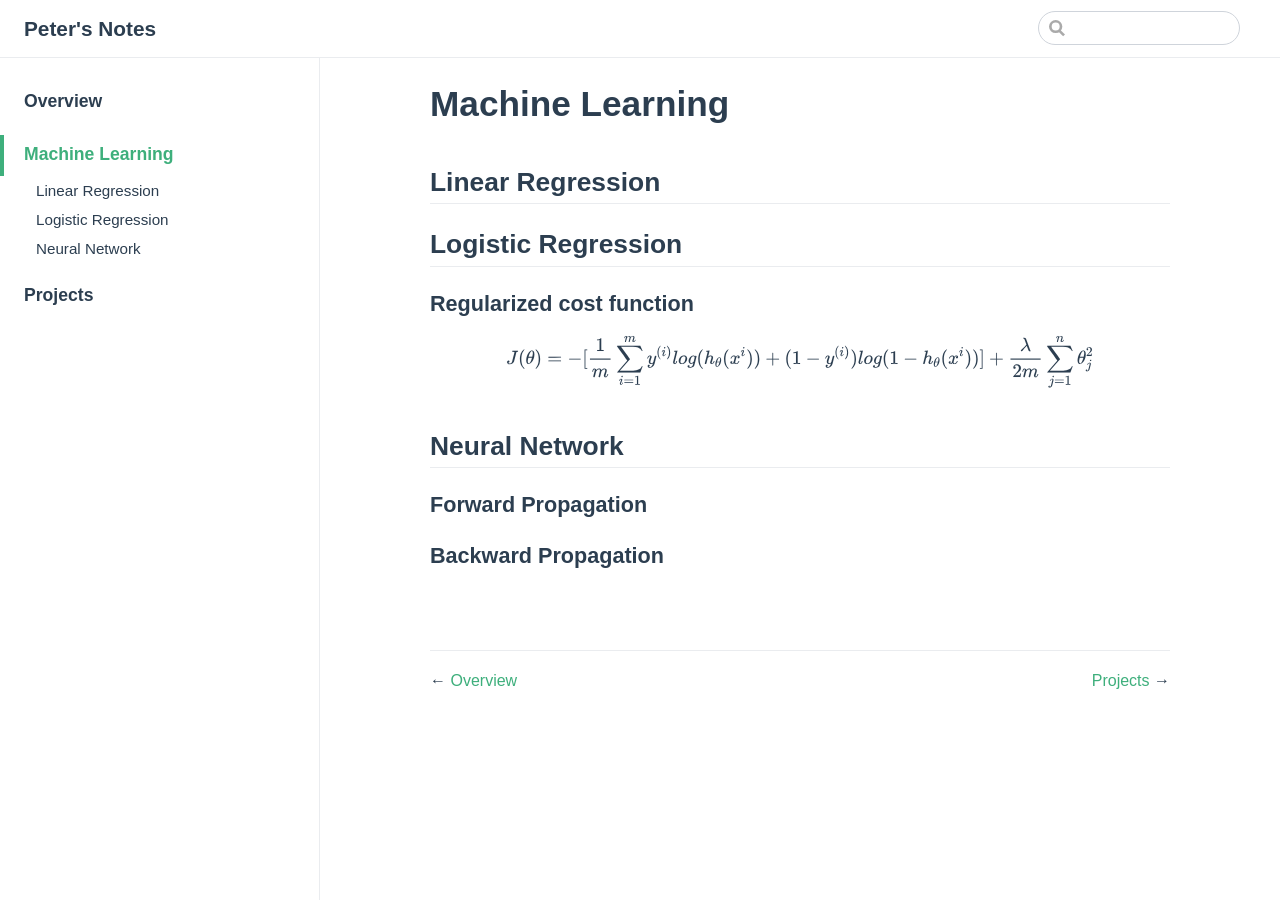
<file: ML/index.html>
<!DOCTYPE html>
<html lang="en-US">
  <head>
    <meta charset="utf-8">
    <meta name="viewport" content="width=device-width,initial-scale=1">
    <title>Machine Learning | Peter&#39;s Notes</title>
    <meta name="generator" content="VuePress 1.4.1">
    
    <meta name="description" content="Collection of learning notes">
    <link rel="preload" href="/assets/css/0.styles.e934f28a.css" as="style"><link rel="preload" href="/assets/js/app.252b033e.js" as="script"><link rel="preload" href="/assets/js/2.5aa684f2.js" as="script"><link rel="preload" href="/assets/js/5.c0983fac.js" as="script"><link rel="prefetch" href="/assets/js/3.f4c15f2a.js"><link rel="prefetch" href="/assets/js/4.5e9deccd.js"><link rel="prefetch" href="/assets/js/6.cd1a53d4.js"><link rel="prefetch" href="/assets/js/7.bc21214c.js"><link rel="prefetch" href="/assets/js/8.1934f20d.js"><link rel="prefetch" href="/assets/js/9.43c1e94f.js">
    <link rel="stylesheet" href="/assets/css/0.styles.e934f28a.css">
  </head>
  <body>
    <div id="app" data-server-rendered="true"><div class="theme-container"><header class="navbar"><div class="sidebar-button"><svg xmlns="http://www.w3.org/2000/svg" aria-hidden="true" role="img" viewBox="0 0 448 512" class="icon"><path fill="currentColor" d="M436 124H12c-6.627 0-12-5.373-12-12V80c0-6.627 5.373-12 12-12h424c6.627 0 12 5.373 12 12v32c0 6.627-5.373 12-12 12zm0 160H12c-6.627 0-12-5.373-12-12v-32c0-6.627 5.373-12 12-12h424c6.627 0 12 5.373 12 12v32c0 6.627-5.373 12-12 12zm0 160H12c-6.627 0-12-5.373-12-12v-32c0-6.627 5.373-12 12-12h424c6.627 0 12 5.373 12 12v32c0 6.627-5.373 12-12 12z"></path></svg></div> <a href="/" class="home-link router-link-active"><!----> <span class="site-name">Peter's Notes</span></a> <div class="links"><div class="search-box"><input aria-label="Search" autocomplete="off" spellcheck="false" value=""> <!----></div> <!----></div></header> <div class="sidebar-mask"></div> <aside class="sidebar"><!---->  <ul class="sidebar-links"><li><a href="/" class="sidebar-link">Overview</a></li><li><a href="/ML/" class="active sidebar-link">Machine Learning</a><ul class="sidebar-sub-headers"><li class="sidebar-sub-header"><a href="/ML/#linear-regression" class="sidebar-link">Linear Regression</a></li><li class="sidebar-sub-header"><a href="/ML/#logistic-regression" class="sidebar-link">Logistic Regression</a></li><li class="sidebar-sub-header"><a href="/ML/#neural-network" class="sidebar-link">Neural Network</a></li></ul></li><li><a href="/PROJ/" class="sidebar-link">Projects</a></li></ul> </aside> <main class="page"> <div class="theme-default-content content__default"><h1 id="machine-learning"><a href="#machine-learning" class="header-anchor">#</a> Machine Learning</h1> <h2 id="linear-regression"><a href="#linear-regression" class="header-anchor">#</a> Linear Regression</h2> <h2 id="logistic-regression"><a href="#logistic-regression" class="header-anchor">#</a> Logistic Regression</h2> <h3 id="regularized-cost-function"><a href="#regularized-cost-function" class="header-anchor">#</a> Regularized cost function</h3> <p></p><p><mjx-container jax="SVG" display="true" class="MathJax"><svg xmlns="http://www.w3.org/2000/svg" width="69.516ex" height="6.549ex" viewBox="0 -1562.5 30725.9 2894.7" style="vertical-align:-3.014ex;"><g stroke="currentColor" fill="currentColor" stroke-width="0" transform="matrix(1 0 0 -1 0 0)"><g data-mml-node="math"><g data-mml-node="mi"><path data-c="4A" d="M447 625Q447 637 354 637H329Q323 642 323 645T325 664Q329 677 335 683H352Q393 681 498 681Q541 681 568 681T605 682T619 682Q633 682 633 672Q633 670 630 658Q626 642 623 640T604 637Q552 637 545 623Q541 610 483 376Q420 128 419 127Q397 64 333 21T195 -22Q137 -22 97 8T57 88Q57 130 80 152T132 174Q177 174 182 130Q182 98 164 80T123 56Q115 54 115 53T122 44Q148 15 197 15Q235 15 271 47T324 130Q328 142 387 380T447 625Z"></path></g><g data-mml-node="mo" transform="translate(633, 0)"><path data-c="28" d="M94 250Q94 319 104 381T127 488T164 576T202 643T244 695T277 729T302 750H315H319Q333 750 333 741Q333 738 316 720T275 667T226 581T184 443T167 250T184 58T225 -81T274 -167T316 -220T333 -241Q333 -250 318 -250H315H302L274 -226Q180 -141 137 -14T94 250Z"></path></g><g data-mml-node="mi" transform="translate(1022, 0)"><path data-c="3B8" d="M35 200Q35 302 74 415T180 610T319 704Q320 704 327 704T339 705Q393 701 423 656Q462 596 462 495Q462 380 417 261T302 66T168 -10H161Q125 -10 99 10T60 63T41 130T35 200ZM383 566Q383 668 330 668Q294 668 260 623T204 521T170 421T157 371Q206 370 254 370L351 371Q352 372 359 404T375 484T383 566ZM113 132Q113 26 166 26Q181 26 198 36T239 74T287 161T335 307L340 324H145Q145 321 136 286T120 208T113 132Z"></path></g><g data-mml-node="mo" transform="translate(1491, 0)"><path data-c="29" d="M60 749L64 750Q69 750 74 750H86L114 726Q208 641 251 514T294 250Q294 182 284 119T261 12T224 -76T186 -143T145 -194T113 -227T90 -246Q87 -249 86 -250H74Q66 -250 63 -250T58 -247T55 -238Q56 -237 66 -225Q221 -64 221 250T66 725Q56 737 55 738Q55 746 60 749Z"></path></g><g data-mml-node="mo" transform="translate(2157.8, 0)"><path data-c="3D" d="M56 347Q56 360 70 367H707Q722 359 722 347Q722 336 708 328L390 327H72Q56 332 56 347ZM56 153Q56 168 72 173H708Q722 163 722 153Q722 140 707 133H70Q56 140 56 153Z"></path></g><g data-mml-node="mo" transform="translate(3213.6, 0)"><path data-c="2212" d="M84 237T84 250T98 270H679Q694 262 694 250T679 230H98Q84 237 84 250Z"></path></g><g data-mml-node="mo" transform="translate(3991.6, 0)"><path data-c="5B" d="M118 -250V750H255V710H158V-210H255V-250H118Z"></path></g><g data-mml-node="mfrac" transform="translate(4269.6, 0)"><g data-mml-node="mn" transform="translate(409, 676)"><path data-c="31" d="M213 578L200 573Q186 568 160 563T102 556H83V602H102Q149 604 189 617T245 641T273 663Q275 666 285 666Q294 666 302 660V361L303 61Q310 54 315 52T339 48T401 46H427V0H416Q395 3 257 3Q121 3 100 0H88V46H114Q136 46 152 46T177 47T193 50T201 52T207 57T213 61V578Z"></path></g><g data-mml-node="mi" transform="translate(220, -686)"><path data-c="6D" d="M21 287Q22 293 24 303T36 341T56 388T88 425T132 442T175 435T205 417T221 395T229 376L231 369Q231 367 232 367L243 378Q303 442 384 442Q401 442 415 440T441 433T460 423T475 411T485 398T493 385T497 373T500 364T502 357L510 367Q573 442 659 442Q713 442 746 415T780 336Q780 285 742 178T704 50Q705 36 709 31T724 26Q752 26 776 56T815 138Q818 149 821 151T837 153Q857 153 857 145Q857 144 853 130Q845 101 831 73T785 17T716 -10Q669 -10 648 17T627 73Q627 92 663 193T700 345Q700 404 656 404H651Q565 404 506 303L499 291L466 157Q433 26 428 16Q415 -11 385 -11Q372 -11 364 -4T353 8T350 18Q350 29 384 161L420 307Q423 322 423 345Q423 404 379 404H374Q288 404 229 303L222 291L189 157Q156 26 151 16Q138 -11 108 -11Q95 -11 87 -5T76 7T74 17Q74 30 112 181Q151 335 151 342Q154 357 154 369Q154 405 129 405Q107 405 92 377T69 316T57 280Q55 278 41 278H27Q21 284 21 287Z"></path></g><rect width="1078" height="60" x="120" y="220"></rect></g><g data-mml-node="munderover" transform="translate(5754.2, 0)"><g data-mml-node="mo"><path data-c="2211" d="M60 948Q63 950 665 950H1267L1325 815Q1384 677 1388 669H1348L1341 683Q1320 724 1285 761Q1235 809 1174 838T1033 881T882 898T699 902H574H543H251L259 891Q722 258 724 252Q725 250 724 246Q721 243 460 -56L196 -356Q196 -357 407 -357Q459 -357 548 -357T676 -358Q812 -358 896 -353T1063 -332T1204 -283T1307 -196Q1328 -170 1348 -124H1388Q1388 -125 1381 -145T1356 -210T1325 -294L1267 -449L666 -450Q64 -450 61 -448Q55 -446 55 -439Q55 -437 57 -433L590 177Q590 178 557 222T452 366T322 544L56 909L55 924Q55 945 60 948Z"></path></g><g data-mml-node="TeXAtom" transform="translate(148.2, -1087.9) scale(0.707)"><g data-mml-node="mi"><path data-c="69" d="M184 600Q184 624 203 642T247 661Q265 661 277 649T290 619Q290 596 270 577T226 557Q211 557 198 567T184 600ZM21 287Q21 295 30 318T54 369T98 420T158 442Q197 442 223 419T250 357Q250 340 236 301T196 196T154 83Q149 61 149 51Q149 26 166 26Q175 26 185 29T208 43T235 78T260 137Q263 149 265 151T282 153Q302 153 302 143Q302 135 293 112T268 61T223 11T161 -11Q129 -11 102 10T74 74Q74 91 79 106T122 220Q160 321 166 341T173 380Q173 404 156 404H154Q124 404 99 371T61 287Q60 286 59 284T58 281T56 279T53 278T49 278T41 278H27Q21 284 21 287Z"></path></g><g data-mml-node="mo" transform="translate(345, 0)"><path data-c="3D" d="M56 347Q56 360 70 367H707Q722 359 722 347Q722 336 708 328L390 327H72Q56 332 56 347ZM56 153Q56 168 72 173H708Q722 163 722 153Q722 140 707 133H70Q56 140 56 153Z"></path></g><g data-mml-node="mn" transform="translate(1123, 0)"><path data-c="31" d="M213 578L200 573Q186 568 160 563T102 556H83V602H102Q149 604 189 617T245 641T273 663Q275 666 285 666Q294 666 302 660V361L303 61Q310 54 315 52T339 48T401 46H427V0H416Q395 3 257 3Q121 3 100 0H88V46H114Q136 46 152 46T177 47T193 50T201 52T207 57T213 61V578Z"></path></g></g><g data-mml-node="TeXAtom" transform="translate(411.6, 1150) scale(0.707)"><g data-mml-node="mi"><path data-c="6D" d="M21 287Q22 293 24 303T36 341T56 388T88 425T132 442T175 435T205 417T221 395T229 376L231 369Q231 367 232 367L243 378Q303 442 384 442Q401 442 415 440T441 433T460 423T475 411T485 398T493 385T497 373T500 364T502 357L510 367Q573 442 659 442Q713 442 746 415T780 336Q780 285 742 178T704 50Q705 36 709 31T724 26Q752 26 776 56T815 138Q818 149 821 151T837 153Q857 153 857 145Q857 144 853 130Q845 101 831 73T785 17T716 -10Q669 -10 648 17T627 73Q627 92 663 193T700 345Q700 404 656 404H651Q565 404 506 303L499 291L466 157Q433 26 428 16Q415 -11 385 -11Q372 -11 364 -4T353 8T350 18Q350 29 384 161L420 307Q423 322 423 345Q423 404 379 404H374Q288 404 229 303L222 291L189 157Q156 26 151 16Q138 -11 108 -11Q95 -11 87 -5T76 7T74 17Q74 30 112 181Q151 335 151 342Q154 357 154 369Q154 405 129 405Q107 405 92 377T69 316T57 280Q55 278 41 278H27Q21 284 21 287Z"></path></g></g></g><g data-mml-node="msup" transform="translate(7364.9, 0)"><g data-mml-node="mi"><path data-c="79" d="M21 287Q21 301 36 335T84 406T158 442Q199 442 224 419T250 355Q248 336 247 334Q247 331 231 288T198 191T182 105Q182 62 196 45T238 27Q261 27 281 38T312 61T339 94Q339 95 344 114T358 173T377 247Q415 397 419 404Q432 431 462 431Q475 431 483 424T494 412T496 403Q496 390 447 193T391 -23Q363 -106 294 -155T156 -205Q111 -205 77 -183T43 -117Q43 -95 50 -80T69 -58T89 -48T106 -45Q150 -45 150 -87Q150 -107 138 -122T115 -142T102 -147L99 -148Q101 -153 118 -160T152 -167H160Q177 -167 186 -165Q219 -156 247 -127T290 -65T313 -9T321 21L315 17Q309 13 296 6T270 -6Q250 -11 231 -11Q185 -11 150 11T104 82Q103 89 103 113Q103 170 138 262T173 379Q173 380 173 381Q173 390 173 393T169 400T158 404H154Q131 404 112 385T82 344T65 302T57 280Q55 278 41 278H27Q21 284 21 287Z"></path></g><g data-mml-node="TeXAtom" transform="translate(490, 413) scale(0.707)"><g data-mml-node="mo"><path data-c="28" d="M94 250Q94 319 104 381T127 488T164 576T202 643T244 695T277 729T302 750H315H319Q333 750 333 741Q333 738 316 720T275 667T226 581T184 443T167 250T184 58T225 -81T274 -167T316 -220T333 -241Q333 -250 318 -250H315H302L274 -226Q180 -141 137 -14T94 250Z"></path></g><g data-mml-node="mi" transform="translate(389, 0)"><path data-c="69" d="M184 600Q184 624 203 642T247 661Q265 661 277 649T290 619Q290 596 270 577T226 557Q211 557 198 567T184 600ZM21 287Q21 295 30 318T54 369T98 420T158 442Q197 442 223 419T250 357Q250 340 236 301T196 196T154 83Q149 61 149 51Q149 26 166 26Q175 26 185 29T208 43T235 78T260 137Q263 149 265 151T282 153Q302 153 302 143Q302 135 293 112T268 61T223 11T161 -11Q129 -11 102 10T74 74Q74 91 79 106T122 220Q160 321 166 341T173 380Q173 404 156 404H154Q124 404 99 371T61 287Q60 286 59 284T58 281T56 279T53 278T49 278T41 278H27Q21 284 21 287Z"></path></g><g data-mml-node="mo" transform="translate(734, 0)"><path data-c="29" d="M60 749L64 750Q69 750 74 750H86L114 726Q208 641 251 514T294 250Q294 182 284 119T261 12T224 -76T186 -143T145 -194T113 -227T90 -246Q87 -249 86 -250H74Q66 -250 63 -250T58 -247T55 -238Q56 -237 66 -225Q221 -64 221 250T66 725Q56 737 55 738Q55 746 60 749Z"></path></g></g></g><g data-mml-node="mi" transform="translate(8699, 0)"><path data-c="6C" d="M117 59Q117 26 142 26Q179 26 205 131Q211 151 215 152Q217 153 225 153H229Q238 153 241 153T246 151T248 144Q247 138 245 128T234 90T214 43T183 6T137 -11Q101 -11 70 11T38 85Q38 97 39 102L104 360Q167 615 167 623Q167 626 166 628T162 632T157 634T149 635T141 636T132 637T122 637Q112 637 109 637T101 638T95 641T94 647Q94 649 96 661Q101 680 107 682T179 688Q194 689 213 690T243 693T254 694Q266 694 266 686Q266 675 193 386T118 83Q118 81 118 75T117 65V59Z"></path></g><g data-mml-node="mi" transform="translate(8997, 0)"><path data-c="6F" d="M201 -11Q126 -11 80 38T34 156Q34 221 64 279T146 380Q222 441 301 441Q333 441 341 440Q354 437 367 433T402 417T438 387T464 338T476 268Q476 161 390 75T201 -11ZM121 120Q121 70 147 48T206 26Q250 26 289 58T351 142Q360 163 374 216T388 308Q388 352 370 375Q346 405 306 405Q243 405 195 347Q158 303 140 230T121 120Z"></path></g><g data-mml-node="mi" transform="translate(9482, 0)"><path data-c="67" d="M311 43Q296 30 267 15T206 0Q143 0 105 45T66 160Q66 265 143 353T314 442Q361 442 401 394L404 398Q406 401 409 404T418 412T431 419T447 422Q461 422 470 413T480 394Q480 379 423 152T363 -80Q345 -134 286 -169T151 -205Q10 -205 10 -137Q10 -111 28 -91T74 -71Q89 -71 102 -80T116 -111Q116 -121 114 -130T107 -144T99 -154T92 -162L90 -164H91Q101 -167 151 -167Q189 -167 211 -155Q234 -144 254 -122T282 -75Q288 -56 298 -13Q311 35 311 43ZM384 328L380 339Q377 350 375 354T369 368T359 382T346 393T328 402T306 405Q262 405 221 352Q191 313 171 233T151 117Q151 38 213 38Q269 38 323 108L331 118L384 328Z"></path></g><g data-mml-node="mo" transform="translate(9959, 0)"><path data-c="28" d="M94 250Q94 319 104 381T127 488T164 576T202 643T244 695T277 729T302 750H315H319Q333 750 333 741Q333 738 316 720T275 667T226 581T184 443T167 250T184 58T225 -81T274 -167T316 -220T333 -241Q333 -250 318 -250H315H302L274 -226Q180 -141 137 -14T94 250Z"></path></g><g data-mml-node="msub" transform="translate(10348, 0)"><g data-mml-node="mi"><path data-c="68" d="M137 683Q138 683 209 688T282 694Q294 694 294 685Q294 674 258 534Q220 386 220 383Q220 381 227 388Q288 442 357 442Q411 442 444 415T478 336Q478 285 440 178T402 50Q403 36 407 31T422 26Q450 26 474 56T513 138Q516 149 519 151T535 153Q555 153 555 145Q555 144 551 130Q535 71 500 33Q466 -10 419 -10H414Q367 -10 346 17T325 74Q325 90 361 192T398 345Q398 404 354 404H349Q266 404 205 306L198 293L164 158Q132 28 127 16Q114 -11 83 -11Q69 -11 59 -2T48 16Q48 30 121 320L195 616Q195 629 188 632T149 637H128Q122 643 122 645T124 664Q129 683 137 683Z"></path></g><g data-mml-node="TeXAtom" transform="translate(576, -150) scale(0.707)"><g data-mml-node="mi"><path data-c="3B8" d="M35 200Q35 302 74 415T180 610T319 704Q320 704 327 704T339 705Q393 701 423 656Q462 596 462 495Q462 380 417 261T302 66T168 -10H161Q125 -10 99 10T60 63T41 130T35 200ZM383 566Q383 668 330 668Q294 668 260 623T204 521T170 421T157 371Q206 370 254 370L351 371Q352 372 359 404T375 484T383 566ZM113 132Q113 26 166 26Q181 26 198 36T239 74T287 161T335 307L340 324H145Q145 321 136 286T120 208T113 132Z"></path></g></g></g><g data-mml-node="mo" transform="translate(11305.6, 0)"><path data-c="28" d="M94 250Q94 319 104 381T127 488T164 576T202 643T244 695T277 729T302 750H315H319Q333 750 333 741Q333 738 316 720T275 667T226 581T184 443T167 250T184 58T225 -81T274 -167T316 -220T333 -241Q333 -250 318 -250H315H302L274 -226Q180 -141 137 -14T94 250Z"></path></g><g data-mml-node="msup" transform="translate(11694.6, 0)"><g data-mml-node="mi"><path data-c="78" d="M52 289Q59 331 106 386T222 442Q257 442 286 424T329 379Q371 442 430 442Q467 442 494 420T522 361Q522 332 508 314T481 292T458 288Q439 288 427 299T415 328Q415 374 465 391Q454 404 425 404Q412 404 406 402Q368 386 350 336Q290 115 290 78Q290 50 306 38T341 26Q378 26 414 59T463 140Q466 150 469 151T485 153H489Q504 153 504 145Q504 144 502 134Q486 77 440 33T333 -11Q263 -11 227 52Q186 -10 133 -10H127Q78 -10 57 16T35 71Q35 103 54 123T99 143Q142 143 142 101Q142 81 130 66T107 46T94 41L91 40Q91 39 97 36T113 29T132 26Q168 26 194 71Q203 87 217 139T245 247T261 313Q266 340 266 352Q266 380 251 392T217 404Q177 404 142 372T93 290Q91 281 88 280T72 278H58Q52 284 52 289Z"></path></g><g data-mml-node="TeXAtom" transform="translate(572, 413) scale(0.707)"><g data-mml-node="mi"><path data-c="69" d="M184 600Q184 624 203 642T247 661Q265 661 277 649T290 619Q290 596 270 577T226 557Q211 557 198 567T184 600ZM21 287Q21 295 30 318T54 369T98 420T158 442Q197 442 223 419T250 357Q250 340 236 301T196 196T154 83Q149 61 149 51Q149 26 166 26Q175 26 185 29T208 43T235 78T260 137Q263 149 265 151T282 153Q302 153 302 143Q302 135 293 112T268 61T223 11T161 -11Q129 -11 102 10T74 74Q74 91 79 106T122 220Q160 321 166 341T173 380Q173 404 156 404H154Q124 404 99 371T61 287Q60 286 59 284T58 281T56 279T53 278T49 278T41 278H27Q21 284 21 287Z"></path></g></g></g><g data-mml-node="mo" transform="translate(12560.6, 0)"><path data-c="29" d="M60 749L64 750Q69 750 74 750H86L114 726Q208 641 251 514T294 250Q294 182 284 119T261 12T224 -76T186 -143T145 -194T113 -227T90 -246Q87 -249 86 -250H74Q66 -250 63 -250T58 -247T55 -238Q56 -237 66 -225Q221 -64 221 250T66 725Q56 737 55 738Q55 746 60 749Z"></path></g><g data-mml-node="mo" transform="translate(12949.6, 0)"><path data-c="29" d="M60 749L64 750Q69 750 74 750H86L114 726Q208 641 251 514T294 250Q294 182 284 119T261 12T224 -76T186 -143T145 -194T113 -227T90 -246Q87 -249 86 -250H74Q66 -250 63 -250T58 -247T55 -238Q56 -237 66 -225Q221 -64 221 250T66 725Q56 737 55 738Q55 746 60 749Z"></path></g><g data-mml-node="mo" transform="translate(13560.8, 0)"><path data-c="2B" d="M56 237T56 250T70 270H369V420L370 570Q380 583 389 583Q402 583 409 568V270H707Q722 262 722 250T707 230H409V-68Q401 -82 391 -82H389H387Q375 -82 369 -68V230H70Q56 237 56 250Z"></path></g><g data-mml-node="mo" transform="translate(14561, 0)"><path data-c="28" d="M94 250Q94 319 104 381T127 488T164 576T202 643T244 695T277 729T302 750H315H319Q333 750 333 741Q333 738 316 720T275 667T226 581T184 443T167 250T184 58T225 -81T274 -167T316 -220T333 -241Q333 -250 318 -250H315H302L274 -226Q180 -141 137 -14T94 250Z"></path></g><g data-mml-node="mn" transform="translate(14950, 0)"><path data-c="31" d="M213 578L200 573Q186 568 160 563T102 556H83V602H102Q149 604 189 617T245 641T273 663Q275 666 285 666Q294 666 302 660V361L303 61Q310 54 315 52T339 48T401 46H427V0H416Q395 3 257 3Q121 3 100 0H88V46H114Q136 46 152 46T177 47T193 50T201 52T207 57T213 61V578Z"></path></g><g data-mml-node="mo" transform="translate(15672.2, 0)"><path data-c="2212" d="M84 237T84 250T98 270H679Q694 262 694 250T679 230H98Q84 237 84 250Z"></path></g><g data-mml-node="msup" transform="translate(16672.4, 0)"><g data-mml-node="mi"><path data-c="79" d="M21 287Q21 301 36 335T84 406T158 442Q199 442 224 419T250 355Q248 336 247 334Q247 331 231 288T198 191T182 105Q182 62 196 45T238 27Q261 27 281 38T312 61T339 94Q339 95 344 114T358 173T377 247Q415 397 419 404Q432 431 462 431Q475 431 483 424T494 412T496 403Q496 390 447 193T391 -23Q363 -106 294 -155T156 -205Q111 -205 77 -183T43 -117Q43 -95 50 -80T69 -58T89 -48T106 -45Q150 -45 150 -87Q150 -107 138 -122T115 -142T102 -147L99 -148Q101 -153 118 -160T152 -167H160Q177 -167 186 -165Q219 -156 247 -127T290 -65T313 -9T321 21L315 17Q309 13 296 6T270 -6Q250 -11 231 -11Q185 -11 150 11T104 82Q103 89 103 113Q103 170 138 262T173 379Q173 380 173 381Q173 390 173 393T169 400T158 404H154Q131 404 112 385T82 344T65 302T57 280Q55 278 41 278H27Q21 284 21 287Z"></path></g><g data-mml-node="TeXAtom" transform="translate(490, 413) scale(0.707)"><g data-mml-node="mo"><path data-c="28" d="M94 250Q94 319 104 381T127 488T164 576T202 643T244 695T277 729T302 750H315H319Q333 750 333 741Q333 738 316 720T275 667T226 581T184 443T167 250T184 58T225 -81T274 -167T316 -220T333 -241Q333 -250 318 -250H315H302L274 -226Q180 -141 137 -14T94 250Z"></path></g><g data-mml-node="mi" transform="translate(389, 0)"><path data-c="69" d="M184 600Q184 624 203 642T247 661Q265 661 277 649T290 619Q290 596 270 577T226 557Q211 557 198 567T184 600ZM21 287Q21 295 30 318T54 369T98 420T158 442Q197 442 223 419T250 357Q250 340 236 301T196 196T154 83Q149 61 149 51Q149 26 166 26Q175 26 185 29T208 43T235 78T260 137Q263 149 265 151T282 153Q302 153 302 143Q302 135 293 112T268 61T223 11T161 -11Q129 -11 102 10T74 74Q74 91 79 106T122 220Q160 321 166 341T173 380Q173 404 156 404H154Q124 404 99 371T61 287Q60 286 59 284T58 281T56 279T53 278T49 278T41 278H27Q21 284 21 287Z"></path></g><g data-mml-node="mo" transform="translate(734, 0)"><path data-c="29" d="M60 749L64 750Q69 750 74 750H86L114 726Q208 641 251 514T294 250Q294 182 284 119T261 12T224 -76T186 -143T145 -194T113 -227T90 -246Q87 -249 86 -250H74Q66 -250 63 -250T58 -247T55 -238Q56 -237 66 -225Q221 -64 221 250T66 725Q56 737 55 738Q55 746 60 749Z"></path></g></g></g><g data-mml-node="mo" transform="translate(18006.5, 0)"><path data-c="29" d="M60 749L64 750Q69 750 74 750H86L114 726Q208 641 251 514T294 250Q294 182 284 119T261 12T224 -76T186 -143T145 -194T113 -227T90 -246Q87 -249 86 -250H74Q66 -250 63 -250T58 -247T55 -238Q56 -237 66 -225Q221 -64 221 250T66 725Q56 737 55 738Q55 746 60 749Z"></path></g><g data-mml-node="mi" transform="translate(18395.5, 0)"><path data-c="6C" d="M117 59Q117 26 142 26Q179 26 205 131Q211 151 215 152Q217 153 225 153H229Q238 153 241 153T246 151T248 144Q247 138 245 128T234 90T214 43T183 6T137 -11Q101 -11 70 11T38 85Q38 97 39 102L104 360Q167 615 167 623Q167 626 166 628T162 632T157 634T149 635T141 636T132 637T122 637Q112 637 109 637T101 638T95 641T94 647Q94 649 96 661Q101 680 107 682T179 688Q194 689 213 690T243 693T254 694Q266 694 266 686Q266 675 193 386T118 83Q118 81 118 75T117 65V59Z"></path></g><g data-mml-node="mi" transform="translate(18693.5, 0)"><path data-c="6F" d="M201 -11Q126 -11 80 38T34 156Q34 221 64 279T146 380Q222 441 301 441Q333 441 341 440Q354 437 367 433T402 417T438 387T464 338T476 268Q476 161 390 75T201 -11ZM121 120Q121 70 147 48T206 26Q250 26 289 58T351 142Q360 163 374 216T388 308Q388 352 370 375Q346 405 306 405Q243 405 195 347Q158 303 140 230T121 120Z"></path></g><g data-mml-node="mi" transform="translate(19178.5, 0)"><path data-c="67" d="M311 43Q296 30 267 15T206 0Q143 0 105 45T66 160Q66 265 143 353T314 442Q361 442 401 394L404 398Q406 401 409 404T418 412T431 419T447 422Q461 422 470 413T480 394Q480 379 423 152T363 -80Q345 -134 286 -169T151 -205Q10 -205 10 -137Q10 -111 28 -91T74 -71Q89 -71 102 -80T116 -111Q116 -121 114 -130T107 -144T99 -154T92 -162L90 -164H91Q101 -167 151 -167Q189 -167 211 -155Q234 -144 254 -122T282 -75Q288 -56 298 -13Q311 35 311 43ZM384 328L380 339Q377 350 375 354T369 368T359 382T346 393T328 402T306 405Q262 405 221 352Q191 313 171 233T151 117Q151 38 213 38Q269 38 323 108L331 118L384 328Z"></path></g><g data-mml-node="mo" transform="translate(19655.5, 0)"><path data-c="28" d="M94 250Q94 319 104 381T127 488T164 576T202 643T244 695T277 729T302 750H315H319Q333 750 333 741Q333 738 316 720T275 667T226 581T184 443T167 250T184 58T225 -81T274 -167T316 -220T333 -241Q333 -250 318 -250H315H302L274 -226Q180 -141 137 -14T94 250Z"></path></g><g data-mml-node="mn" transform="translate(20044.5, 0)"><path data-c="31" d="M213 578L200 573Q186 568 160 563T102 556H83V602H102Q149 604 189 617T245 641T273 663Q275 666 285 666Q294 666 302 660V361L303 61Q310 54 315 52T339 48T401 46H427V0H416Q395 3 257 3Q121 3 100 0H88V46H114Q136 46 152 46T177 47T193 50T201 52T207 57T213 61V578Z"></path></g><g data-mml-node="mo" transform="translate(20766.7, 0)"><path data-c="2212" d="M84 237T84 250T98 270H679Q694 262 694 250T679 230H98Q84 237 84 250Z"></path></g><g data-mml-node="msub" transform="translate(21767, 0)"><g data-mml-node="mi"><path data-c="68" d="M137 683Q138 683 209 688T282 694Q294 694 294 685Q294 674 258 534Q220 386 220 383Q220 381 227 388Q288 442 357 442Q411 442 444 415T478 336Q478 285 440 178T402 50Q403 36 407 31T422 26Q450 26 474 56T513 138Q516 149 519 151T535 153Q555 153 555 145Q555 144 551 130Q535 71 500 33Q466 -10 419 -10H414Q367 -10 346 17T325 74Q325 90 361 192T398 345Q398 404 354 404H349Q266 404 205 306L198 293L164 158Q132 28 127 16Q114 -11 83 -11Q69 -11 59 -2T48 16Q48 30 121 320L195 616Q195 629 188 632T149 637H128Q122 643 122 645T124 664Q129 683 137 683Z"></path></g><g data-mml-node="TeXAtom" transform="translate(576, -150) scale(0.707)"><g data-mml-node="mi"><path data-c="3B8" d="M35 200Q35 302 74 415T180 610T319 704Q320 704 327 704T339 705Q393 701 423 656Q462 596 462 495Q462 380 417 261T302 66T168 -10H161Q125 -10 99 10T60 63T41 130T35 200ZM383 566Q383 668 330 668Q294 668 260 623T204 521T170 421T157 371Q206 370 254 370L351 371Q352 372 359 404T375 484T383 566ZM113 132Q113 26 166 26Q181 26 198 36T239 74T287 161T335 307L340 324H145Q145 321 136 286T120 208T113 132Z"></path></g></g></g><g data-mml-node="mo" transform="translate(22724.6, 0)"><path data-c="28" d="M94 250Q94 319 104 381T127 488T164 576T202 643T244 695T277 729T302 750H315H319Q333 750 333 741Q333 738 316 720T275 667T226 581T184 443T167 250T184 58T225 -81T274 -167T316 -220T333 -241Q333 -250 318 -250H315H302L274 -226Q180 -141 137 -14T94 250Z"></path></g><g data-mml-node="msup" transform="translate(23113.6, 0)"><g data-mml-node="mi"><path data-c="78" d="M52 289Q59 331 106 386T222 442Q257 442 286 424T329 379Q371 442 430 442Q467 442 494 420T522 361Q522 332 508 314T481 292T458 288Q439 288 427 299T415 328Q415 374 465 391Q454 404 425 404Q412 404 406 402Q368 386 350 336Q290 115 290 78Q290 50 306 38T341 26Q378 26 414 59T463 140Q466 150 469 151T485 153H489Q504 153 504 145Q504 144 502 134Q486 77 440 33T333 -11Q263 -11 227 52Q186 -10 133 -10H127Q78 -10 57 16T35 71Q35 103 54 123T99 143Q142 143 142 101Q142 81 130 66T107 46T94 41L91 40Q91 39 97 36T113 29T132 26Q168 26 194 71Q203 87 217 139T245 247T261 313Q266 340 266 352Q266 380 251 392T217 404Q177 404 142 372T93 290Q91 281 88 280T72 278H58Q52 284 52 289Z"></path></g><g data-mml-node="TeXAtom" transform="translate(572, 413) scale(0.707)"><g data-mml-node="mi"><path data-c="69" d="M184 600Q184 624 203 642T247 661Q265 661 277 649T290 619Q290 596 270 577T226 557Q211 557 198 567T184 600ZM21 287Q21 295 30 318T54 369T98 420T158 442Q197 442 223 419T250 357Q250 340 236 301T196 196T154 83Q149 61 149 51Q149 26 166 26Q175 26 185 29T208 43T235 78T260 137Q263 149 265 151T282 153Q302 153 302 143Q302 135 293 112T268 61T223 11T161 -11Q129 -11 102 10T74 74Q74 91 79 106T122 220Q160 321 166 341T173 380Q173 404 156 404H154Q124 404 99 371T61 287Q60 286 59 284T58 281T56 279T53 278T49 278T41 278H27Q21 284 21 287Z"></path></g></g></g><g data-mml-node="mo" transform="translate(23979.6, 0)"><path data-c="29" d="M60 749L64 750Q69 750 74 750H86L114 726Q208 641 251 514T294 250Q294 182 284 119T261 12T224 -76T186 -143T145 -194T113 -227T90 -246Q87 -249 86 -250H74Q66 -250 63 -250T58 -247T55 -238Q56 -237 66 -225Q221 -64 221 250T66 725Q56 737 55 738Q55 746 60 749Z"></path></g><g data-mml-node="mo" transform="translate(24368.6, 0)"><path data-c="29" d="M60 749L64 750Q69 750 74 750H86L114 726Q208 641 251 514T294 250Q294 182 284 119T261 12T224 -76T186 -143T145 -194T113 -227T90 -246Q87 -249 86 -250H74Q66 -250 63 -250T58 -247T55 -238Q56 -237 66 -225Q221 -64 221 250T66 725Q56 737 55 738Q55 746 60 749Z"></path></g><g data-mml-node="mo" transform="translate(24757.6, 0)"><path data-c="5D" d="M22 710V750H159V-250H22V-210H119V710H22Z"></path></g><g data-mml-node="mo" transform="translate(25257.8, 0)"><path data-c="2B" d="M56 237T56 250T70 270H369V420L370 570Q380 583 389 583Q402 583 409 568V270H707Q722 262 722 250T707 230H409V-68Q401 -82 391 -82H389H387Q375 -82 369 -68V230H70Q56 237 56 250Z"></path></g><g data-mml-node="mfrac" transform="translate(26258, 0)"><g data-mml-node="mi" transform="translate(617.5, 676)"><path data-c="3BB" d="M166 673Q166 685 183 694H202Q292 691 316 644Q322 629 373 486T474 207T524 67Q531 47 537 34T546 15T551 6T555 2T556 -2T550 -11H482Q457 3 450 18T399 152L354 277L340 262Q327 246 293 207T236 141Q211 112 174 69Q123 9 111 -1T83 -12Q47 -12 47 20Q47 37 61 52T199 187Q229 216 266 252T321 306L338 322Q338 323 288 462T234 612Q214 657 183 657Q166 657 166 673Z"></path></g><g data-mml-node="mrow" transform="translate(220, -686)"><g data-mml-node="mn"><path data-c="32" d="M109 429Q82 429 66 447T50 491Q50 562 103 614T235 666Q326 666 387 610T449 465Q449 422 429 383T381 315T301 241Q265 210 201 149L142 93L218 92Q375 92 385 97Q392 99 409 186V189H449V186Q448 183 436 95T421 3V0H50V19V31Q50 38 56 46T86 81Q115 113 136 137Q145 147 170 174T204 211T233 244T261 278T284 308T305 340T320 369T333 401T340 431T343 464Q343 527 309 573T212 619Q179 619 154 602T119 569T109 550Q109 549 114 549Q132 549 151 535T170 489Q170 464 154 447T109 429Z"></path></g><g data-mml-node="mi" transform="translate(500, 0)"><path data-c="6D" d="M21 287Q22 293 24 303T36 341T56 388T88 425T132 442T175 435T205 417T221 395T229 376L231 369Q231 367 232 367L243 378Q303 442 384 442Q401 442 415 440T441 433T460 423T475 411T485 398T493 385T497 373T500 364T502 357L510 367Q573 442 659 442Q713 442 746 415T780 336Q780 285 742 178T704 50Q705 36 709 31T724 26Q752 26 776 56T815 138Q818 149 821 151T837 153Q857 153 857 145Q857 144 853 130Q845 101 831 73T785 17T716 -10Q669 -10 648 17T627 73Q627 92 663 193T700 345Q700 404 656 404H651Q565 404 506 303L499 291L466 157Q433 26 428 16Q415 -11 385 -11Q372 -11 364 -4T353 8T350 18Q350 29 384 161L420 307Q423 322 423 345Q423 404 379 404H374Q288 404 229 303L222 291L189 157Q156 26 151 16Q138 -11 108 -11Q95 -11 87 -5T76 7T74 17Q74 30 112 181Q151 335 151 342Q154 357 154 369Q154 405 129 405Q107 405 92 377T69 316T57 280Q55 278 41 278H27Q21 284 21 287Z"></path></g></g><rect width="1578" height="60" x="120" y="220"></rect></g><g data-mml-node="munderover" transform="translate(28242.7, 0)"><g data-mml-node="mo"><path data-c="2211" d="M60 948Q63 950 665 950H1267L1325 815Q1384 677 1388 669H1348L1341 683Q1320 724 1285 761Q1235 809 1174 838T1033 881T882 898T699 902H574H543H251L259 891Q722 258 724 252Q725 250 724 246Q721 243 460 -56L196 -356Q196 -357 407 -357Q459 -357 548 -357T676 -358Q812 -358 896 -353T1063 -332T1204 -283T1307 -196Q1328 -170 1348 -124H1388Q1388 -125 1381 -145T1356 -210T1325 -294L1267 -449L666 -450Q64 -450 61 -448Q55 -446 55 -439Q55 -437 57 -433L590 177Q590 178 557 222T452 366T322 544L56 909L55 924Q55 945 60 948Z"></path></g><g data-mml-node="TeXAtom" transform="translate(124.5, -1087.9) scale(0.707)"><g data-mml-node="mi"><path data-c="6A" d="M297 596Q297 627 318 644T361 661Q378 661 389 651T403 623Q403 595 384 576T340 557Q322 557 310 567T297 596ZM288 376Q288 405 262 405Q240 405 220 393T185 362T161 325T144 293L137 279Q135 278 121 278H107Q101 284 101 286T105 299Q126 348 164 391T252 441Q253 441 260 441T272 442Q296 441 316 432Q341 418 354 401T367 348V332L318 133Q267 -67 264 -75Q246 -125 194 -164T75 -204Q25 -204 7 -183T-12 -137Q-12 -110 7 -91T53 -71Q70 -71 82 -81T95 -112Q95 -148 63 -167Q69 -168 77 -168Q111 -168 139 -140T182 -74L193 -32Q204 11 219 72T251 197T278 308T289 365Q289 372 288 376Z"></path></g><g data-mml-node="mo" transform="translate(412, 0)"><path data-c="3D" d="M56 347Q56 360 70 367H707Q722 359 722 347Q722 336 708 328L390 327H72Q56 332 56 347ZM56 153Q56 168 72 173H708Q722 163 722 153Q722 140 707 133H70Q56 140 56 153Z"></path></g><g data-mml-node="mn" transform="translate(1190, 0)"><path data-c="31" d="M213 578L200 573Q186 568 160 563T102 556H83V602H102Q149 604 189 617T245 641T273 663Q275 666 285 666Q294 666 302 660V361L303 61Q310 54 315 52T339 48T401 46H427V0H416Q395 3 257 3Q121 3 100 0H88V46H114Q136 46 152 46T177 47T193 50T201 52T207 57T213 61V578Z"></path></g></g><g data-mml-node="TeXAtom" transform="translate(509.9, 1150) scale(0.707)"><g data-mml-node="mi"><path data-c="6E" d="M21 287Q22 293 24 303T36 341T56 388T89 425T135 442Q171 442 195 424T225 390T231 369Q231 367 232 367L243 378Q304 442 382 442Q436 442 469 415T503 336T465 179T427 52Q427 26 444 26Q450 26 453 27Q482 32 505 65T540 145Q542 153 560 153Q580 153 580 145Q580 144 576 130Q568 101 554 73T508 17T439 -10Q392 -10 371 17T350 73Q350 92 386 193T423 345Q423 404 379 404H374Q288 404 229 303L222 291L189 157Q156 26 151 16Q138 -11 108 -11Q95 -11 87 -5T76 7T74 17Q74 30 112 180T152 343Q153 348 153 366Q153 405 129 405Q91 405 66 305Q60 285 60 284Q58 278 41 278H27Q21 284 21 287Z"></path></g></g></g><g data-mml-node="msubsup" transform="translate(29853.3, 0)"><g data-mml-node="mi"><path data-c="3B8" d="M35 200Q35 302 74 415T180 610T319 704Q320 704 327 704T339 705Q393 701 423 656Q462 596 462 495Q462 380 417 261T302 66T168 -10H161Q125 -10 99 10T60 63T41 130T35 200ZM383 566Q383 668 330 668Q294 668 260 623T204 521T170 421T157 371Q206 370 254 370L351 371Q352 372 359 404T375 484T383 566ZM113 132Q113 26 166 26Q181 26 198 36T239 74T287 161T335 307L340 324H145Q145 321 136 286T120 208T113 132Z"></path></g><g data-mml-node="TeXAtom" transform="translate(469, 413) scale(0.707)"><g data-mml-node="mn"><path data-c="32" d="M109 429Q82 429 66 447T50 491Q50 562 103 614T235 666Q326 666 387 610T449 465Q449 422 429 383T381 315T301 241Q265 210 201 149L142 93L218 92Q375 92 385 97Q392 99 409 186V189H449V186Q448 183 436 95T421 3V0H50V19V31Q50 38 56 46T86 81Q115 113 136 137Q145 147 170 174T204 211T233 244T261 278T284 308T305 340T320 369T333 401T340 431T343 464Q343 527 309 573T212 619Q179 619 154 602T119 569T109 550Q109 549 114 549Q132 549 151 535T170 489Q170 464 154 447T109 429Z"></path></g></g><g data-mml-node="TeXAtom" transform="translate(469, -247) scale(0.707)"><g data-mml-node="mi"><path data-c="6A" d="M297 596Q297 627 318 644T361 661Q378 661 389 651T403 623Q403 595 384 576T340 557Q322 557 310 567T297 596ZM288 376Q288 405 262 405Q240 405 220 393T185 362T161 325T144 293L137 279Q135 278 121 278H107Q101 284 101 286T105 299Q126 348 164 391T252 441Q253 441 260 441T272 442Q296 441 316 432Q341 418 354 401T367 348V332L318 133Q267 -67 264 -75Q246 -125 194 -164T75 -204Q25 -204 7 -183T-12 -137Q-12 -110 7 -91T53 -71Q70 -71 82 -81T95 -112Q95 -148 63 -167Q69 -168 77 -168Q111 -168 139 -140T182 -74L193 -32Q204 11 219 72T251 197T278 308T289 365Q289 372 288 376Z"></path></g></g></g></g></g></svg></mjx-container></p><p></p> <h2 id="neural-network"><a href="#neural-network" class="header-anchor">#</a> Neural Network</h2> <h3 id="forward-propagation"><a href="#forward-propagation" class="header-anchor">#</a> Forward Propagation</h3> <h3 id="backward-propagation"><a href="#backward-propagation" class="header-anchor">#</a> Backward Propagation</h3></div> <footer class="page-edit"><!----> <!----></footer> <div class="page-nav"><p class="inner"><span class="prev">
      ←
      <a href="/" class="prev router-link-active">
        Overview
      </a></span> <span class="next"><a href="/PROJ/">
        Projects
      </a>
      →
    </span></p></div> </main></div><div class="global-ui"></div></div>
    <script src="/assets/js/app.252b033e.js" defer></script><script src="/assets/js/2.5aa684f2.js" defer></script><script src="/assets/js/5.c0983fac.js" defer></script>
  </body>
</html>
</file>
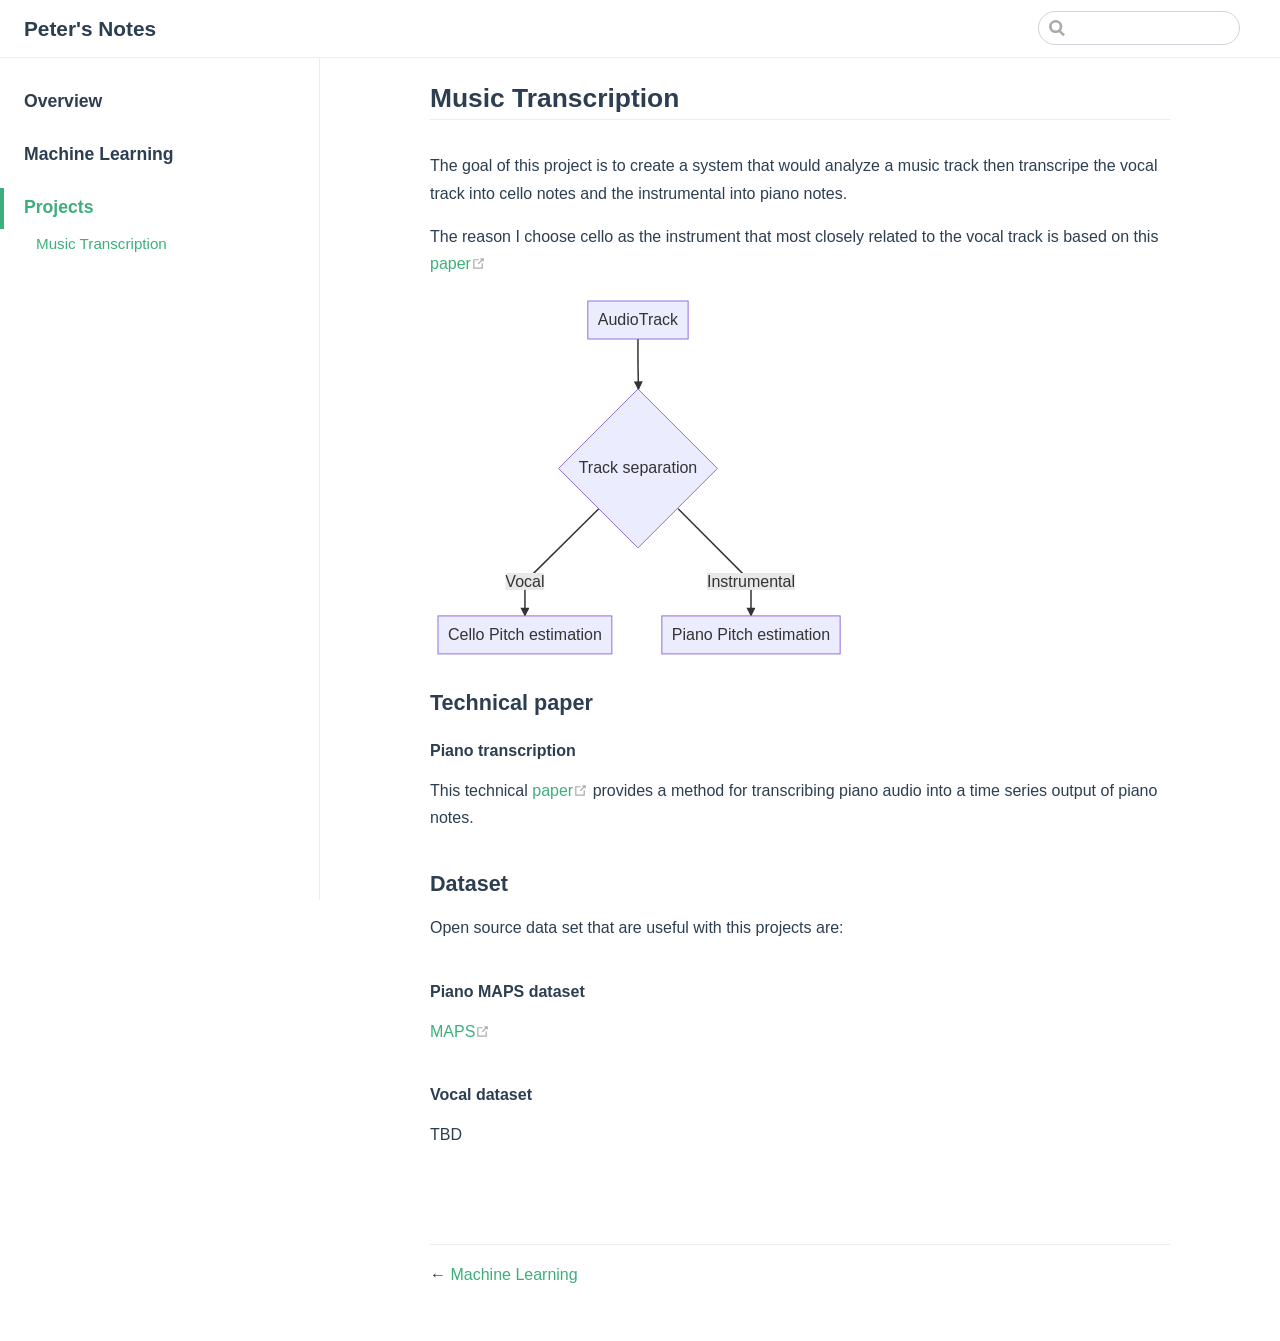
<file: PROJ/index.html>
<!DOCTYPE html>
<html lang="en-US">
  <head>
    <meta charset="utf-8">
    <meta name="viewport" content="width=device-width,initial-scale=1">
    <title>Music Transcription | Peter&#39;s Notes</title>
    <meta name="generator" content="VuePress 1.4.1">
    
    <meta name="description" content="Collection of learning notes">
    <link rel="preload" href="/assets/css/0.styles.e934f28a.css" as="style"><link rel="preload" href="/assets/js/app.252b033e.js" as="script"><link rel="preload" href="/assets/js/2.5aa684f2.js" as="script"><link rel="preload" href="/assets/js/6.cd1a53d4.js" as="script"><link rel="prefetch" href="/assets/js/3.f4c15f2a.js"><link rel="prefetch" href="/assets/js/4.5e9deccd.js"><link rel="prefetch" href="/assets/js/5.c0983fac.js"><link rel="prefetch" href="/assets/js/7.bc21214c.js"><link rel="prefetch" href="/assets/js/8.1934f20d.js"><link rel="prefetch" href="/assets/js/9.43c1e94f.js">
    <link rel="stylesheet" href="/assets/css/0.styles.e934f28a.css">
  </head>
  <body>
    <div id="app" data-server-rendered="true"><div class="theme-container"><header class="navbar"><div class="sidebar-button"><svg xmlns="http://www.w3.org/2000/svg" aria-hidden="true" role="img" viewBox="0 0 448 512" class="icon"><path fill="currentColor" d="M436 124H12c-6.627 0-12-5.373-12-12V80c0-6.627 5.373-12 12-12h424c6.627 0 12 5.373 12 12v32c0 6.627-5.373 12-12 12zm0 160H12c-6.627 0-12-5.373-12-12v-32c0-6.627 5.373-12 12-12h424c6.627 0 12 5.373 12 12v32c0 6.627-5.373 12-12 12zm0 160H12c-6.627 0-12-5.373-12-12v-32c0-6.627 5.373-12 12-12h424c6.627 0 12 5.373 12 12v32c0 6.627-5.373 12-12 12z"></path></svg></div> <a href="/" class="home-link router-link-active"><!----> <span class="site-name">Peter's Notes</span></a> <div class="links"><div class="search-box"><input aria-label="Search" autocomplete="off" spellcheck="false" value=""> <!----></div> <!----></div></header> <div class="sidebar-mask"></div> <aside class="sidebar"><!---->  <ul class="sidebar-links"><li><a href="/" class="sidebar-link">Overview</a></li><li><a href="/ML/" class="sidebar-link">Machine Learning</a></li><li><a href="/PROJ/" class="active sidebar-link">Projects</a><ul class="sidebar-sub-headers"><li class="sidebar-sub-header"><a href="/PROJ/#music-transcription" class="sidebar-link">Music Transcription</a></li></ul></li></ul> </aside> <main class="page"> <div class="theme-default-content content__default"><h2 id="music-transcription"><a href="#music-transcription" class="header-anchor">#</a> Music Transcription</h2> <p>The goal of this project is to create a system that would analyze a music track then transcripe the vocal track into cello notes and the instrumental into piano notes.</p> <p>The reason I choose cello as the instrument that most closely related to the vocal track is based on this <a href="https://newt.phys.unsw.edu.au/jw/reprints/Voicelikeness.pdf" target="_blank" rel="noopener noreferrer">paper<svg xmlns="http://www.w3.org/2000/svg" aria-hidden="true" x="0px" y="0px" viewBox="0 0 100 100" width="15" height="15" class="icon outbound"><path fill="currentColor" d="M18.8,85.1h56l0,0c2.2,0,4-1.8,4-4v-32h-8v28h-48v-48h28v-8h-32l0,0c-2.2,0-4,1.8-4,4v56C14.8,83.3,16.6,85.1,18.8,85.1z"></path> <polygon fill="currentColor" points="45.7,48.7 51.3,54.3 77.2,28.5 77.2,37.2 85.2,37.2 85.2,14.9 62.8,14.9 62.8,22.9 71.5,22.9"></polygon></svg></a></p> <div class="spinner" style="background:rgb(66, 185, 131);" data-v-1bbcb91a></div><h3 id="technical-paper"><a href="#technical-paper" class="header-anchor">#</a> Technical paper</h3> <h4 id="piano-transcription"><a href="#piano-transcription" class="header-anchor">#</a> Piano transcription</h4> <p>This technical <a href="https://arxiv.org/pdf/1710.11153.pdf" target="_blank" rel="noopener noreferrer">paper<svg xmlns="http://www.w3.org/2000/svg" aria-hidden="true" x="0px" y="0px" viewBox="0 0 100 100" width="15" height="15" class="icon outbound"><path fill="currentColor" d="M18.8,85.1h56l0,0c2.2,0,4-1.8,4-4v-32h-8v28h-48v-48h28v-8h-32l0,0c-2.2,0-4,1.8-4,4v56C14.8,83.3,16.6,85.1,18.8,85.1z"></path> <polygon fill="currentColor" points="45.7,48.7 51.3,54.3 77.2,28.5 77.2,37.2 85.2,37.2 85.2,14.9 62.8,14.9 62.8,22.9 71.5,22.9"></polygon></svg></a> provides a method for transcribing piano audio into a time series output of piano notes.</p> <h3 id="dataset"><a href="#dataset" class="header-anchor">#</a> Dataset</h3> <p>Open source data set that are useful with this projects are:</p> <h4 id="piano-maps-dataset"><a href="#piano-maps-dataset" class="header-anchor">#</a> Piano MAPS dataset</h4> <p><a href="http://www.tsi.telecom-paristech.fr/aao/en/2010/07/08/maps-database-a-piano-database-for-multipitch-estimation-and-automatic-transcription-of-music/" target="_blank" rel="noopener noreferrer">MAPS<svg xmlns="http://www.w3.org/2000/svg" aria-hidden="true" x="0px" y="0px" viewBox="0 0 100 100" width="15" height="15" class="icon outbound"><path fill="currentColor" d="M18.8,85.1h56l0,0c2.2,0,4-1.8,4-4v-32h-8v28h-48v-48h28v-8h-32l0,0c-2.2,0-4,1.8-4,4v56C14.8,83.3,16.6,85.1,18.8,85.1z"></path> <polygon fill="currentColor" points="45.7,48.7 51.3,54.3 77.2,28.5 77.2,37.2 85.2,37.2 85.2,14.9 62.8,14.9 62.8,22.9 71.5,22.9"></polygon></svg></a></p> <h4 id="vocal-dataset"><a href="#vocal-dataset" class="header-anchor">#</a> Vocal dataset</h4> <p>TBD</p></div> <footer class="page-edit"><!----> <!----></footer> <div class="page-nav"><p class="inner"><span class="prev">
      ←
      <a href="/ML/" class="prev">
        Machine Learning
      </a></span> <!----></p></div> </main></div><div class="global-ui"></div></div>
    <script src="/assets/js/app.252b033e.js" defer></script><script src="/assets/js/2.5aa684f2.js" defer></script><script src="/assets/js/6.cd1a53d4.js" defer></script>
  </body>
</html>
</file>
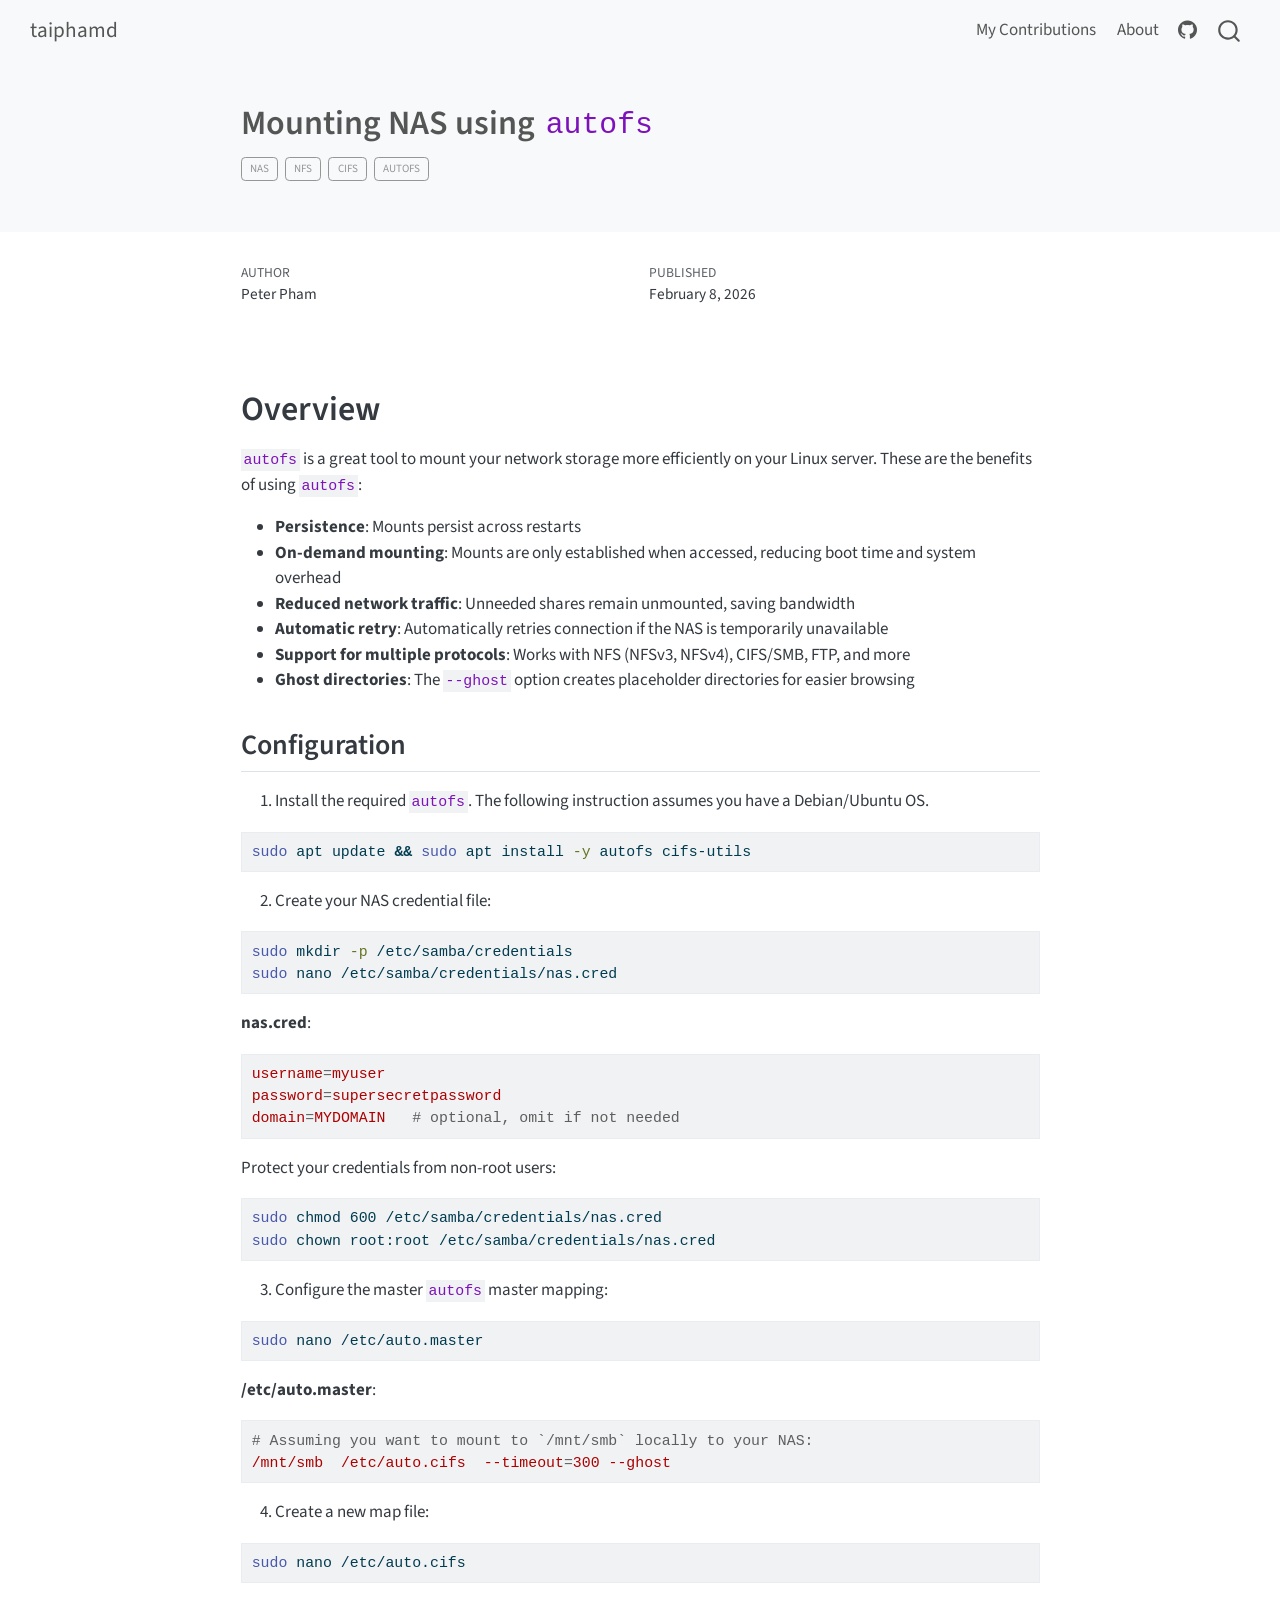
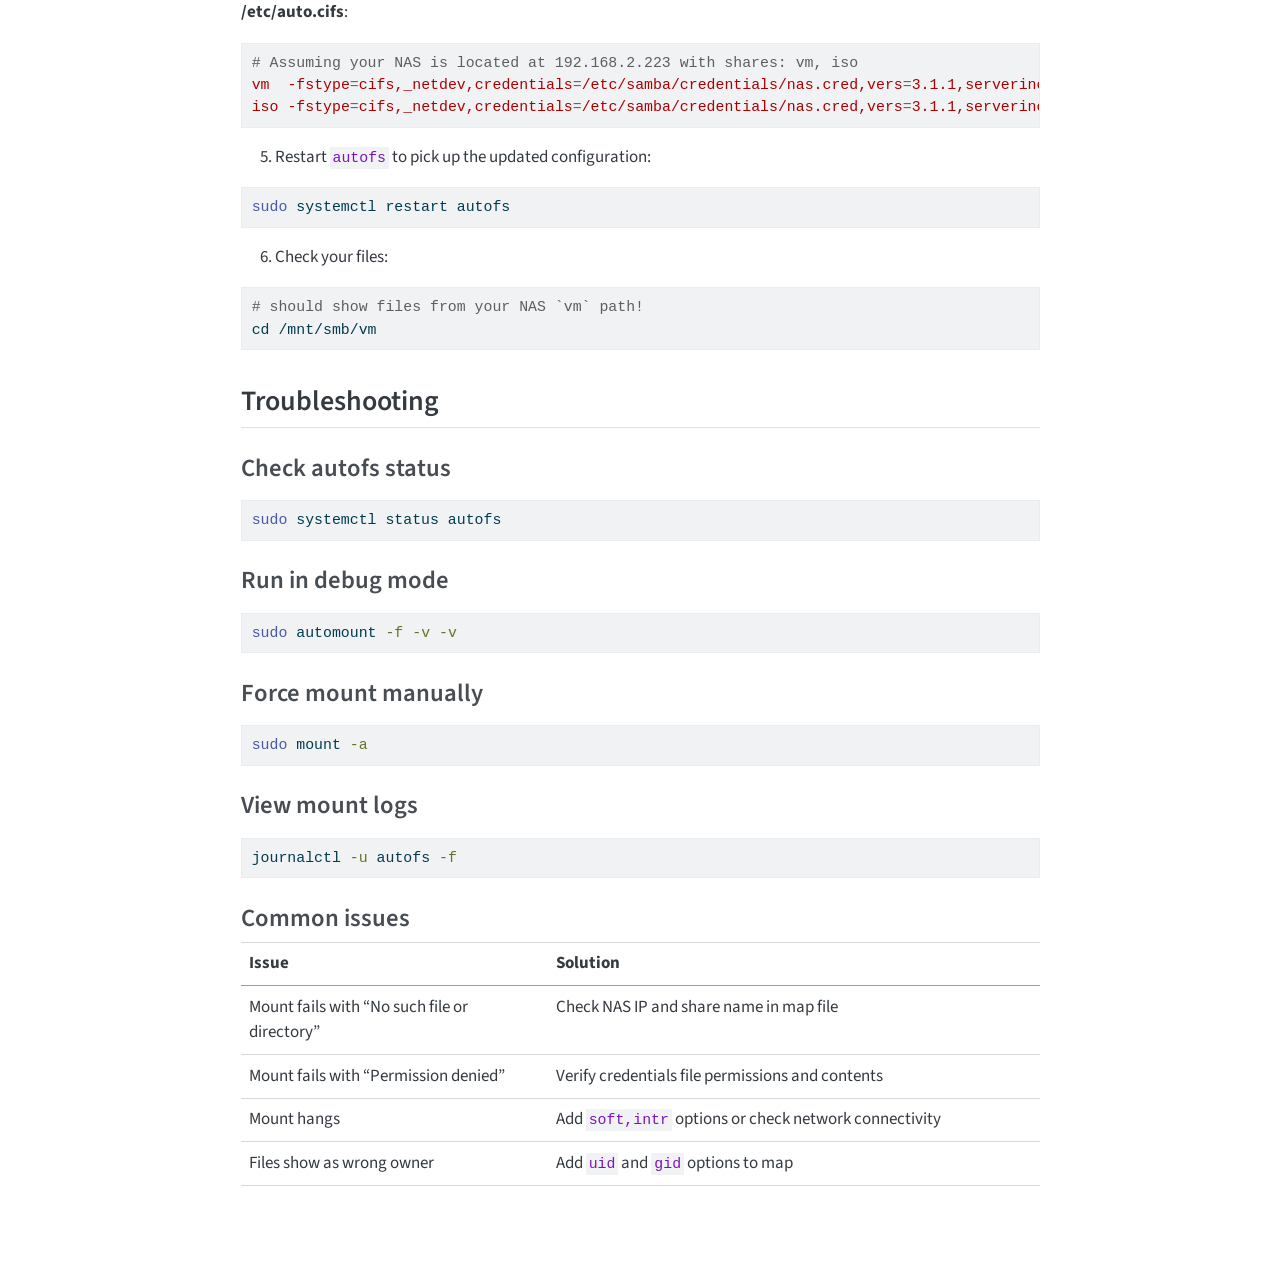
<file: posts/autofs/index.html>
<!DOCTYPE html>
<html xmlns="http://www.w3.org/1999/xhtml" lang="en" xml:lang="en"><head>

<meta charset="utf-8">
<meta name="generator" content="quarto-1.8.27">

<meta name="viewport" content="width=device-width, initial-scale=1.0, user-scalable=yes">

<meta name="author" content="Peter Pham">
<meta name="dcterms.date" content="2026-02-08">

<title>Mounting NAS using autofs – taiphamd</title>
<style>
code{white-space: pre-wrap;}
span.smallcaps{font-variant: small-caps;}
div.columns{display: flex; gap: min(4vw, 1.5em);}
div.column{flex: auto; overflow-x: auto;}
div.hanging-indent{margin-left: 1.5em; text-indent: -1.5em;}
ul.task-list{list-style: none;}
ul.task-list li input[type="checkbox"] {
  width: 0.8em;
  margin: 0 0.8em 0.2em -1em; /* quarto-specific, see https://github.com/quarto-dev/quarto-cli/issues/4556 */ 
  vertical-align: middle;
}
/* CSS for syntax highlighting */
html { -webkit-text-size-adjust: 100%; }
pre > code.sourceCode { white-space: pre; position: relative; }
pre > code.sourceCode > span { display: inline-block; line-height: 1.25; }
pre > code.sourceCode > span:empty { height: 1.2em; }
.sourceCode { overflow: visible; }
code.sourceCode > span { color: inherit; text-decoration: inherit; }
div.sourceCode { margin: 1em 0; }
pre.sourceCode { margin: 0; }
@media screen {
div.sourceCode { overflow: auto; }
}
@media print {
pre > code.sourceCode { white-space: pre-wrap; }
pre > code.sourceCode > span { text-indent: -5em; padding-left: 5em; }
}
pre.numberSource code
  { counter-reset: source-line 0; }
pre.numberSource code > span
  { position: relative; left: -4em; counter-increment: source-line; }
pre.numberSource code > span > a:first-child::before
  { content: counter(source-line);
    position: relative; left: -1em; text-align: right; vertical-align: baseline;
    border: none; display: inline-block;
    -webkit-touch-callout: none; -webkit-user-select: none;
    -khtml-user-select: none; -moz-user-select: none;
    -ms-user-select: none; user-select: none;
    padding: 0 4px; width: 4em;
  }
pre.numberSource { margin-left: 3em;  padding-left: 4px; }
div.sourceCode
  {   }
@media screen {
pre > code.sourceCode > span > a:first-child::before { text-decoration: underline; }
}
</style>


<script src="../../site_libs/quarto-nav/quarto-nav.js"></script>
<script src="../../site_libs/quarto-nav/headroom.min.js"></script>
<script src="../../site_libs/clipboard/clipboard.min.js"></script>
<script src="../../site_libs/quarto-search/autocomplete.umd.js"></script>
<script src="../../site_libs/quarto-search/fuse.min.js"></script>
<script src="../../site_libs/quarto-search/quarto-search.js"></script>
<meta name="quarto:offset" content="../../">
<script src="../../site_libs/quarto-html/quarto.js" type="module"></script>
<script src="../../site_libs/quarto-html/tabsets/tabsets.js" type="module"></script>
<script src="../../site_libs/quarto-html/axe/axe-check.js" type="module"></script>
<script src="../../site_libs/quarto-html/popper.min.js"></script>
<script src="../../site_libs/quarto-html/tippy.umd.min.js"></script>
<script src="../../site_libs/quarto-html/anchor.min.js"></script>
<link href="../../site_libs/quarto-html/tippy.css" rel="stylesheet">
<link href="../../site_libs/quarto-html/quarto-syntax-highlighting-ed96de9b727972fe78a7b5d16c58bf87.css" rel="stylesheet" id="quarto-text-highlighting-styles">
<script src="../../site_libs/bootstrap/bootstrap.min.js"></script>
<link href="../../site_libs/bootstrap/bootstrap-icons.css" rel="stylesheet">
<link href="../../site_libs/bootstrap/bootstrap-5b4ad623e5705c0698d39aec6f10cf02.min.css" rel="stylesheet" append-hash="true" id="quarto-bootstrap" data-mode="light">
<script id="quarto-search-options" type="application/json">{
  "location": "navbar",
  "copy-button": false,
  "collapse-after": 3,
  "panel-placement": "end",
  "type": "overlay",
  "limit": 50,
  "keyboard-shortcut": [
    "f",
    "/",
    "s"
  ],
  "show-item-context": false,
  "language": {
    "search-no-results-text": "No results",
    "search-matching-documents-text": "matching documents",
    "search-copy-link-title": "Copy link to search",
    "search-hide-matches-text": "Hide additional matches",
    "search-more-match-text": "more match in this document",
    "search-more-matches-text": "more matches in this document",
    "search-clear-button-title": "Clear",
    "search-text-placeholder": "",
    "search-detached-cancel-button-title": "Cancel",
    "search-submit-button-title": "Submit",
    "search-label": "Search"
  }
}</script>


<link rel="stylesheet" href="../../styles.css">
</head>

<body class="nav-fixed fullcontent quarto-light">

<div id="quarto-search-results"></div>
  <header id="quarto-header" class="headroom fixed-top quarto-banner">
    <nav class="navbar navbar-expand-lg " data-bs-theme="dark">
      <div class="navbar-container container-fluid">
      <div class="navbar-brand-container mx-auto">
    <a class="navbar-brand" href="../../index.html">
    <span class="navbar-title">taiphamd</span>
    </a>
  </div>
            <div id="quarto-search" class="" title="Search"></div>
          <button class="navbar-toggler" type="button" data-bs-toggle="collapse" data-bs-target="#navbarCollapse" aria-controls="navbarCollapse" role="menu" aria-expanded="false" aria-label="Toggle navigation" onclick="if (window.quartoToggleHeadroom) { window.quartoToggleHeadroom(); }">
  <span class="navbar-toggler-icon"></span>
</button>
          <div class="collapse navbar-collapse" id="navbarCollapse">
            <ul class="navbar-nav navbar-nav-scroll ms-auto">
  <li class="nav-item">
    <a class="nav-link" href="../../pr.html"> 
<span class="menu-text">My Contributions</span></a>
  </li>  
  <li class="nav-item">
    <a class="nav-link" href="../../about.html"> 
<span class="menu-text">About</span></a>
  </li>  
  <li class="nav-item compact">
    <a class="nav-link" href="https://github.com/taiphamd"> <i class="bi bi-github" role="img">
</i> 
<span class="menu-text"></span></a>
  </li>  
</ul>
          </div> <!-- /navcollapse -->
            <div class="quarto-navbar-tools">
</div>
      </div> <!-- /container-fluid -->
    </nav>
</header>
<!-- content -->
<header id="title-block-header" class="quarto-title-block default page-columns page-full">
  <div class="quarto-title-banner page-columns page-full">
    <div class="quarto-title column-body">
      <h1 class="title">Mounting NAS using <code>autofs</code></h1>
                                <div class="quarto-categories">
                <div class="quarto-category">NAS</div>
                <div class="quarto-category">nfs</div>
                <div class="quarto-category">cifs</div>
                <div class="quarto-category">autofs</div>
              </div>
                  </div>
  </div>
    
  
  <div class="quarto-title-meta">

      <div>
      <div class="quarto-title-meta-heading">Author</div>
      <div class="quarto-title-meta-contents">
               <p>Peter Pham </p>
            </div>
    </div>
      
      <div>
      <div class="quarto-title-meta-heading">Published</div>
      <div class="quarto-title-meta-contents">
        <p class="date">February 8, 2026</p>
      </div>
    </div>
    
      
    </div>
    
  
  </header><div id="quarto-content" class="quarto-container page-columns page-rows-contents page-layout-article page-navbar">
<!-- sidebar -->
<!-- margin-sidebar -->
    
<!-- main -->
<main class="content quarto-banner-title-block" id="quarto-document-content">





<section id="overview" class="level1">
<h1>Overview</h1>
<p><code>autofs</code> is a great tool to mount your network storage more efficiently on your Linux server. These are the benefits of using <code>autofs</code>:</p>
<ul>
<li><strong>Persistence</strong>: Mounts persist across restarts</li>
<li><strong>On-demand mounting</strong>: Mounts are only established when accessed, reducing boot time and system overhead</li>
<li><strong>Reduced network traffic</strong>: Unneeded shares remain unmounted, saving bandwidth</li>
<li><strong>Automatic retry</strong>: Automatically retries connection if the NAS is temporarily unavailable</li>
<li><strong>Support for multiple protocols</strong>: Works with NFS (NFSv3, NFSv4), CIFS/SMB, FTP, and more</li>
<li><strong>Ghost directories</strong>: The <code>--ghost</code> option creates placeholder directories for easier browsing</li>
</ul>
<section id="configuration" class="level2">
<h2 class="anchored" data-anchor-id="configuration">Configuration</h2>
<ol type="1">
<li>Install the required <code>autofs</code>. The following instruction assumes you have a Debian/Ubuntu OS.</li>
</ol>
<div class="code-copy-outer-scaffold"><div class="sourceCode" id="cb1"><pre class="sourceCode bash code-with-copy"><code class="sourceCode bash"><span id="cb1-1"><a href="#cb1-1" aria-hidden="true" tabindex="-1"></a><span class="fu">sudo</span> apt update <span class="kw">&amp;&amp;</span> <span class="fu">sudo</span> apt install <span class="at">-y</span> autofs cifs-utils</span></code></pre></div><button title="Copy to Clipboard" class="code-copy-button"><i class="bi"></i></button></div>
<ol start="2" type="1">
<li>Create your NAS credential file:</li>
</ol>
<div class="code-copy-outer-scaffold"><div class="sourceCode" id="cb2"><pre class="sourceCode bash code-with-copy"><code class="sourceCode bash"><span id="cb2-1"><a href="#cb2-1" aria-hidden="true" tabindex="-1"></a><span class="fu">sudo</span> mkdir <span class="at">-p</span> /etc/samba/credentials</span>
<span id="cb2-2"><a href="#cb2-2" aria-hidden="true" tabindex="-1"></a><span class="fu">sudo</span> nano /etc/samba/credentials/nas.cred</span></code></pre></div><button title="Copy to Clipboard" class="code-copy-button"><i class="bi"></i></button></div>
<p><strong>nas.cred</strong>:</p>
<div class="code-copy-outer-scaffold"><div class="sourceCode" id="cb3"><pre class="sourceCode conf code-with-copy"><code class="sourceCode toml"><span id="cb3-1"><a href="#cb3-1" aria-hidden="true" tabindex="-1"></a><span class="dt">username</span><span class="op">=</span><span class="dt">myuser</span></span>
<span id="cb3-2"><a href="#cb3-2" aria-hidden="true" tabindex="-1"></a><span class="dt">password</span><span class="op">=</span><span class="dt">supersecretpassword</span></span>
<span id="cb3-3"><a href="#cb3-3" aria-hidden="true" tabindex="-1"></a><span class="dt">domain</span><span class="op">=</span><span class="dt">MYDOMAIN</span>   <span class="co"># optional, omit if not needed</span></span></code></pre></div><button title="Copy to Clipboard" class="code-copy-button"><i class="bi"></i></button></div>
<p>Protect your credentials from non-root users:</p>
<div class="code-copy-outer-scaffold"><div class="sourceCode" id="cb4"><pre class="sourceCode bash code-with-copy"><code class="sourceCode bash"><span id="cb4-1"><a href="#cb4-1" aria-hidden="true" tabindex="-1"></a><span class="fu">sudo</span> chmod 600 /etc/samba/credentials/nas.cred</span>
<span id="cb4-2"><a href="#cb4-2" aria-hidden="true" tabindex="-1"></a><span class="fu">sudo</span> chown root:root /etc/samba/credentials/nas.cred</span></code></pre></div><button title="Copy to Clipboard" class="code-copy-button"><i class="bi"></i></button></div>
<ol start="3" type="1">
<li>Configure the master <code>autofs</code> master mapping:</li>
</ol>
<div class="code-copy-outer-scaffold"><div class="sourceCode" id="cb5"><pre class="sourceCode bash code-with-copy"><code class="sourceCode bash"><span id="cb5-1"><a href="#cb5-1" aria-hidden="true" tabindex="-1"></a><span class="fu">sudo</span> nano /etc/auto.master</span></code></pre></div><button title="Copy to Clipboard" class="code-copy-button"><i class="bi"></i></button></div>
<p><strong>/etc/auto.master</strong>:</p>
<div class="code-copy-outer-scaffold"><div class="sourceCode" id="cb6"><pre class="sourceCode conf code-with-copy"><code class="sourceCode toml"><span id="cb6-1"><a href="#cb6-1" aria-hidden="true" tabindex="-1"></a><span class="co"># Assuming you want to mount to `/mnt/smb` locally to your NAS:</span></span>
<span id="cb6-2"><a href="#cb6-2" aria-hidden="true" tabindex="-1"></a><span class="er">/</span><span class="dt">mnt</span><span class="er">/</span><span class="dt">smb</span>  <span class="er">/</span><span class="dt">etc</span><span class="er">/</span><span class="dt">auto.cifs</span>  <span class="dt">--timeout</span><span class="op">=</span><span class="dv">300</span> <span class="dt">--ghost</span></span></code></pre></div><button title="Copy to Clipboard" class="code-copy-button"><i class="bi"></i></button></div>
<ol start="4" type="1">
<li>Create a new map file:</li>
</ol>
<div class="code-copy-outer-scaffold"><div class="sourceCode" id="cb7"><pre class="sourceCode bash code-with-copy"><code class="sourceCode bash"><span id="cb7-1"><a href="#cb7-1" aria-hidden="true" tabindex="-1"></a><span class="fu">sudo</span> nano /etc/auto.cifs</span></code></pre></div><button title="Copy to Clipboard" class="code-copy-button"><i class="bi"></i></button></div>
<p><strong>/etc/auto.cifs</strong>:</p>
<div class="code-copy-outer-scaffold"><div class="sourceCode" id="cb8"><pre class="sourceCode conf code-with-copy"><code class="sourceCode toml"><span id="cb8-1"><a href="#cb8-1" aria-hidden="true" tabindex="-1"></a><span class="co"># Assuming your NAS is located at 192.168.2.223 with shares: vm, iso</span></span>
<span id="cb8-2"><a href="#cb8-2" aria-hidden="true" tabindex="-1"></a><span class="dt">vm</span>  <span class="dt">-fstype</span><span class="op">=</span><span class="dt">cifs</span><span class="er">,</span><span class="dt">_netdev</span><span class="er">,</span><span class="dt">credentials</span><span class="op">=</span><span class="er">/</span><span class="dt">etc</span><span class="er">/</span><span class="dt">samba</span><span class="er">/</span><span class="dt">credentials</span><span class="er">/</span><span class="dt">nas.cred</span><span class="er">,</span><span class="dt">vers</span><span class="op">=</span><span class="fl">3.1</span><span class="dt">.1</span><span class="er">,</span><span class="dt">serverino</span> <span class="er">://</span><span class="dt">192.168.2.223</span><span class="er">/</span><span class="dt">vm</span></span>
<span id="cb8-3"><a href="#cb8-3" aria-hidden="true" tabindex="-1"></a><span class="dt">iso</span> <span class="dt">-fstype</span><span class="op">=</span><span class="dt">cifs</span><span class="er">,</span><span class="dt">_netdev</span><span class="er">,</span><span class="dt">credentials</span><span class="op">=</span><span class="er">/</span><span class="dt">etc</span><span class="er">/</span><span class="dt">samba</span><span class="er">/</span><span class="dt">credentials</span><span class="er">/</span><span class="dt">nas.cred</span><span class="er">,</span><span class="dt">vers</span><span class="op">=</span><span class="fl">3.1</span><span class="dt">.1</span><span class="er">,</span><span class="dt">serverino</span> <span class="er">://</span><span class="dt">192.168.2.223</span><span class="er">/</span><span class="dt">iso</span></span></code></pre></div><button title="Copy to Clipboard" class="code-copy-button"><i class="bi"></i></button></div>
<ol start="5" type="1">
<li>Restart <code>autofs</code> to pick up the updated configuration:</li>
</ol>
<div class="code-copy-outer-scaffold"><div class="sourceCode" id="cb9"><pre class="sourceCode bash code-with-copy"><code class="sourceCode bash"><span id="cb9-1"><a href="#cb9-1" aria-hidden="true" tabindex="-1"></a><span class="fu">sudo</span> systemctl restart autofs</span></code></pre></div><button title="Copy to Clipboard" class="code-copy-button"><i class="bi"></i></button></div>
<ol start="6" type="1">
<li>Check your files:</li>
</ol>
<div class="code-copy-outer-scaffold"><div class="sourceCode" id="cb10"><pre class="sourceCode bash code-with-copy"><code class="sourceCode bash"><span id="cb10-1"><a href="#cb10-1" aria-hidden="true" tabindex="-1"></a><span class="co"># should show files from your NAS `vm` path!</span></span>
<span id="cb10-2"><a href="#cb10-2" aria-hidden="true" tabindex="-1"></a><span class="bu">cd</span> /mnt/smb/vm</span></code></pre></div><button title="Copy to Clipboard" class="code-copy-button"><i class="bi"></i></button></div>
</section>
<section id="troubleshooting" class="level2">
<h2 class="anchored" data-anchor-id="troubleshooting">Troubleshooting</h2>
<section id="check-autofs-status" class="level3">
<h3 class="anchored" data-anchor-id="check-autofs-status">Check autofs status</h3>
<div class="code-copy-outer-scaffold"><div class="sourceCode" id="cb11"><pre class="sourceCode bash code-with-copy"><code class="sourceCode bash"><span id="cb11-1"><a href="#cb11-1" aria-hidden="true" tabindex="-1"></a><span class="fu">sudo</span> systemctl status autofs</span></code></pre></div><button title="Copy to Clipboard" class="code-copy-button"><i class="bi"></i></button></div>
</section>
<section id="run-in-debug-mode" class="level3">
<h3 class="anchored" data-anchor-id="run-in-debug-mode">Run in debug mode</h3>
<div class="code-copy-outer-scaffold"><div class="sourceCode" id="cb12"><pre class="sourceCode bash code-with-copy"><code class="sourceCode bash"><span id="cb12-1"><a href="#cb12-1" aria-hidden="true" tabindex="-1"></a><span class="fu">sudo</span> automount <span class="at">-f</span> <span class="at">-v</span> <span class="at">-v</span></span></code></pre></div><button title="Copy to Clipboard" class="code-copy-button"><i class="bi"></i></button></div>
</section>
<section id="force-mount-manually" class="level3">
<h3 class="anchored" data-anchor-id="force-mount-manually">Force mount manually</h3>
<div class="code-copy-outer-scaffold"><div class="sourceCode" id="cb13"><pre class="sourceCode bash code-with-copy"><code class="sourceCode bash"><span id="cb13-1"><a href="#cb13-1" aria-hidden="true" tabindex="-1"></a><span class="fu">sudo</span> mount <span class="at">-a</span></span></code></pre></div><button title="Copy to Clipboard" class="code-copy-button"><i class="bi"></i></button></div>
</section>
<section id="view-mount-logs" class="level3">
<h3 class="anchored" data-anchor-id="view-mount-logs">View mount logs</h3>
<div class="code-copy-outer-scaffold"><div class="sourceCode" id="cb14"><pre class="sourceCode bash code-with-copy"><code class="sourceCode bash"><span id="cb14-1"><a href="#cb14-1" aria-hidden="true" tabindex="-1"></a><span class="ex">journalctl</span> <span class="at">-u</span> autofs <span class="at">-f</span></span></code></pre></div><button title="Copy to Clipboard" class="code-copy-button"><i class="bi"></i></button></div>
</section>
<section id="common-issues" class="level3">
<h3 class="anchored" data-anchor-id="common-issues">Common issues</h3>
<table class="caption-top table">
<colgroup>
<col style="width: 38%">
<col style="width: 61%">
</colgroup>
<thead>
<tr class="header">
<th>Issue</th>
<th>Solution</th>
</tr>
</thead>
<tbody>
<tr class="odd">
<td>Mount fails with “No such file or directory”</td>
<td>Check NAS IP and share name in map file</td>
</tr>
<tr class="even">
<td>Mount fails with “Permission denied”</td>
<td>Verify credentials file permissions and contents</td>
</tr>
<tr class="odd">
<td>Mount hangs</td>
<td>Add <code>soft,intr</code> options or check network connectivity</td>
</tr>
<tr class="even">
<td>Files show as wrong owner</td>
<td>Add <code>uid</code> and <code>gid</code> options to map</td>
</tr>
</tbody>
</table>


</section>
</section>
</section>

</main> <!-- /main -->
<script id="quarto-html-after-body" type="application/javascript">
  window.document.addEventListener("DOMContentLoaded", function (event) {
    const icon = "";
    const anchorJS = new window.AnchorJS();
    anchorJS.options = {
      placement: 'right',
      icon: icon
    };
    anchorJS.add('.anchored');
    const isCodeAnnotation = (el) => {
      for (const clz of el.classList) {
        if (clz.startsWith('code-annotation-')) {                     
          return true;
        }
      }
      return false;
    }
    const onCopySuccess = function(e) {
      // button target
      const button = e.trigger;
      // don't keep focus
      button.blur();
      // flash "checked"
      button.classList.add('code-copy-button-checked');
      var currentTitle = button.getAttribute("title");
      button.setAttribute("title", "Copied!");
      let tooltip;
      if (window.bootstrap) {
        button.setAttribute("data-bs-toggle", "tooltip");
        button.setAttribute("data-bs-placement", "left");
        button.setAttribute("data-bs-title", "Copied!");
        tooltip = new bootstrap.Tooltip(button, 
          { trigger: "manual", 
            customClass: "code-copy-button-tooltip",
            offset: [0, -8]});
        tooltip.show();    
      }
      setTimeout(function() {
        if (tooltip) {
          tooltip.hide();
          button.removeAttribute("data-bs-title");
          button.removeAttribute("data-bs-toggle");
          button.removeAttribute("data-bs-placement");
        }
        button.setAttribute("title", currentTitle);
        button.classList.remove('code-copy-button-checked');
      }, 1000);
      // clear code selection
      e.clearSelection();
    }
    const getTextToCopy = function(trigger) {
      const outerScaffold = trigger.parentElement.cloneNode(true);
      const codeEl = outerScaffold.querySelector('code');
      for (const childEl of codeEl.children) {
        if (isCodeAnnotation(childEl)) {
          childEl.remove();
        }
      }
      return codeEl.innerText;
    }
    const clipboard = new window.ClipboardJS('.code-copy-button:not([data-in-quarto-modal])', {
      text: getTextToCopy
    });
    clipboard.on('success', onCopySuccess);
    if (window.document.getElementById('quarto-embedded-source-code-modal')) {
      const clipboardModal = new window.ClipboardJS('.code-copy-button[data-in-quarto-modal]', {
        text: getTextToCopy,
        container: window.document.getElementById('quarto-embedded-source-code-modal')
      });
      clipboardModal.on('success', onCopySuccess);
    }
      var localhostRegex = new RegExp(/^(?:http|https):\/\/localhost\:?[0-9]*\//);
      var mailtoRegex = new RegExp(/^mailto:/);
        var filterRegex = new RegExp('/' + window.location.host + '/');
      var isInternal = (href) => {
          return filterRegex.test(href) || localhostRegex.test(href) || mailtoRegex.test(href);
      }
      // Inspect non-navigation links and adorn them if external
     var links = window.document.querySelectorAll('a[href]:not(.nav-link):not(.navbar-brand):not(.toc-action):not(.sidebar-link):not(.sidebar-item-toggle):not(.pagination-link):not(.no-external):not([aria-hidden]):not(.dropdown-item):not(.quarto-navigation-tool):not(.about-link)');
      for (var i=0; i<links.length; i++) {
        const link = links[i];
        if (!isInternal(link.href)) {
          // undo the damage that might have been done by quarto-nav.js in the case of
          // links that we want to consider external
          if (link.dataset.originalHref !== undefined) {
            link.href = link.dataset.originalHref;
          }
        }
      }
    function tippyHover(el, contentFn, onTriggerFn, onUntriggerFn) {
      const config = {
        allowHTML: true,
        maxWidth: 500,
        delay: 100,
        arrow: false,
        appendTo: function(el) {
            return el.parentElement;
        },
        interactive: true,
        interactiveBorder: 10,
        theme: 'quarto',
        placement: 'bottom-start',
      };
      if (contentFn) {
        config.content = contentFn;
      }
      if (onTriggerFn) {
        config.onTrigger = onTriggerFn;
      }
      if (onUntriggerFn) {
        config.onUntrigger = onUntriggerFn;
      }
      window.tippy(el, config); 
    }
    const noterefs = window.document.querySelectorAll('a[role="doc-noteref"]');
    for (var i=0; i<noterefs.length; i++) {
      const ref = noterefs[i];
      tippyHover(ref, function() {
        // use id or data attribute instead here
        let href = ref.getAttribute('data-footnote-href') || ref.getAttribute('href');
        try { href = new URL(href).hash; } catch {}
        const id = href.replace(/^#\/?/, "");
        const note = window.document.getElementById(id);
        if (note) {
          return note.innerHTML;
        } else {
          return "";
        }
      });
    }
    const xrefs = window.document.querySelectorAll('a.quarto-xref');
    const processXRef = (id, note) => {
      // Strip column container classes
      const stripColumnClz = (el) => {
        el.classList.remove("page-full", "page-columns");
        if (el.children) {
          for (const child of el.children) {
            stripColumnClz(child);
          }
        }
      }
      stripColumnClz(note)
      if (id === null || id.startsWith('sec-')) {
        // Special case sections, only their first couple elements
        const container = document.createElement("div");
        if (note.children && note.children.length > 2) {
          container.appendChild(note.children[0].cloneNode(true));
          for (let i = 1; i < note.children.length; i++) {
            const child = note.children[i];
            if (child.tagName === "P" && child.innerText === "") {
              continue;
            } else {
              container.appendChild(child.cloneNode(true));
              break;
            }
          }
          if (window.Quarto?.typesetMath) {
            window.Quarto.typesetMath(container);
          }
          return container.innerHTML
        } else {
          if (window.Quarto?.typesetMath) {
            window.Quarto.typesetMath(note);
          }
          return note.innerHTML;
        }
      } else {
        // Remove any anchor links if they are present
        const anchorLink = note.querySelector('a.anchorjs-link');
        if (anchorLink) {
          anchorLink.remove();
        }
        if (window.Quarto?.typesetMath) {
          window.Quarto.typesetMath(note);
        }
        if (note.classList.contains("callout")) {
          return note.outerHTML;
        } else {
          return note.innerHTML;
        }
      }
    }
    for (var i=0; i<xrefs.length; i++) {
      const xref = xrefs[i];
      tippyHover(xref, undefined, function(instance) {
        instance.disable();
        let url = xref.getAttribute('href');
        let hash = undefined; 
        if (url.startsWith('#')) {
          hash = url;
        } else {
          try { hash = new URL(url).hash; } catch {}
        }
        if (hash) {
          const id = hash.replace(/^#\/?/, "");
          const note = window.document.getElementById(id);
          if (note !== null) {
            try {
              const html = processXRef(id, note.cloneNode(true));
              instance.setContent(html);
            } finally {
              instance.enable();
              instance.show();
            }
          } else {
            // See if we can fetch this
            fetch(url.split('#')[0])
            .then(res => res.text())
            .then(html => {
              const parser = new DOMParser();
              const htmlDoc = parser.parseFromString(html, "text/html");
              const note = htmlDoc.getElementById(id);
              if (note !== null) {
                const html = processXRef(id, note);
                instance.setContent(html);
              } 
            }).finally(() => {
              instance.enable();
              instance.show();
            });
          }
        } else {
          // See if we can fetch a full url (with no hash to target)
          // This is a special case and we should probably do some content thinning / targeting
          fetch(url)
          .then(res => res.text())
          .then(html => {
            const parser = new DOMParser();
            const htmlDoc = parser.parseFromString(html, "text/html");
            const note = htmlDoc.querySelector('main.content');
            if (note !== null) {
              // This should only happen for chapter cross references
              // (since there is no id in the URL)
              // remove the first header
              if (note.children.length > 0 && note.children[0].tagName === "HEADER") {
                note.children[0].remove();
              }
              const html = processXRef(null, note);
              instance.setContent(html);
            } 
          }).finally(() => {
            instance.enable();
            instance.show();
          });
        }
      }, function(instance) {
      });
    }
        let selectedAnnoteEl;
        const selectorForAnnotation = ( cell, annotation) => {
          let cellAttr = 'data-code-cell="' + cell + '"';
          let lineAttr = 'data-code-annotation="' +  annotation + '"';
          const selector = 'span[' + cellAttr + '][' + lineAttr + ']';
          return selector;
        }
        const selectCodeLines = (annoteEl) => {
          const doc = window.document;
          const targetCell = annoteEl.getAttribute("data-target-cell");
          const targetAnnotation = annoteEl.getAttribute("data-target-annotation");
          const annoteSpan = window.document.querySelector(selectorForAnnotation(targetCell, targetAnnotation));
          const lines = annoteSpan.getAttribute("data-code-lines").split(",");
          const lineIds = lines.map((line) => {
            return targetCell + "-" + line;
          })
          let top = null;
          let height = null;
          let parent = null;
          if (lineIds.length > 0) {
              //compute the position of the single el (top and bottom and make a div)
              const el = window.document.getElementById(lineIds[0]);
              top = el.offsetTop;
              height = el.offsetHeight;
              parent = el.parentElement.parentElement;
            if (lineIds.length > 1) {
              const lastEl = window.document.getElementById(lineIds[lineIds.length - 1]);
              const bottom = lastEl.offsetTop + lastEl.offsetHeight;
              height = bottom - top;
            }
            if (top !== null && height !== null && parent !== null) {
              // cook up a div (if necessary) and position it 
              let div = window.document.getElementById("code-annotation-line-highlight");
              if (div === null) {
                div = window.document.createElement("div");
                div.setAttribute("id", "code-annotation-line-highlight");
                div.style.position = 'absolute';
                parent.appendChild(div);
              }
              div.style.top = top - 2 + "px";
              div.style.height = height + 4 + "px";
              div.style.left = 0;
              let gutterDiv = window.document.getElementById("code-annotation-line-highlight-gutter");
              if (gutterDiv === null) {
                gutterDiv = window.document.createElement("div");
                gutterDiv.setAttribute("id", "code-annotation-line-highlight-gutter");
                gutterDiv.style.position = 'absolute';
                const codeCell = window.document.getElementById(targetCell);
                const gutter = codeCell.querySelector('.code-annotation-gutter');
                gutter.appendChild(gutterDiv);
              }
              gutterDiv.style.top = top - 2 + "px";
              gutterDiv.style.height = height + 4 + "px";
            }
            selectedAnnoteEl = annoteEl;
          }
        };
        const unselectCodeLines = () => {
          const elementsIds = ["code-annotation-line-highlight", "code-annotation-line-highlight-gutter"];
          elementsIds.forEach((elId) => {
            const div = window.document.getElementById(elId);
            if (div) {
              div.remove();
            }
          });
          selectedAnnoteEl = undefined;
        };
          // Handle positioning of the toggle
      window.addEventListener(
        "resize",
        throttle(() => {
          elRect = undefined;
          if (selectedAnnoteEl) {
            selectCodeLines(selectedAnnoteEl);
          }
        }, 10)
      );
      function throttle(fn, ms) {
      let throttle = false;
      let timer;
        return (...args) => {
          if(!throttle) { // first call gets through
              fn.apply(this, args);
              throttle = true;
          } else { // all the others get throttled
              if(timer) clearTimeout(timer); // cancel #2
              timer = setTimeout(() => {
                fn.apply(this, args);
                timer = throttle = false;
              }, ms);
          }
        };
      }
        // Attach click handler to the DT
        const annoteDls = window.document.querySelectorAll('dt[data-target-cell]');
        for (const annoteDlNode of annoteDls) {
          annoteDlNode.addEventListener('click', (event) => {
            const clickedEl = event.target;
            if (clickedEl !== selectedAnnoteEl) {
              unselectCodeLines();
              const activeEl = window.document.querySelector('dt[data-target-cell].code-annotation-active');
              if (activeEl) {
                activeEl.classList.remove('code-annotation-active');
              }
              selectCodeLines(clickedEl);
              clickedEl.classList.add('code-annotation-active');
            } else {
              // Unselect the line
              unselectCodeLines();
              clickedEl.classList.remove('code-annotation-active');
            }
          });
        }
    const findCites = (el) => {
      const parentEl = el.parentElement;
      if (parentEl) {
        const cites = parentEl.dataset.cites;
        if (cites) {
          return {
            el,
            cites: cites.split(' ')
          };
        } else {
          return findCites(el.parentElement)
        }
      } else {
        return undefined;
      }
    };
    var bibliorefs = window.document.querySelectorAll('a[role="doc-biblioref"]');
    for (var i=0; i<bibliorefs.length; i++) {
      const ref = bibliorefs[i];
      const citeInfo = findCites(ref);
      if (citeInfo) {
        tippyHover(citeInfo.el, function() {
          var popup = window.document.createElement('div');
          citeInfo.cites.forEach(function(cite) {
            var citeDiv = window.document.createElement('div');
            citeDiv.classList.add('hanging-indent');
            citeDiv.classList.add('csl-entry');
            var biblioDiv = window.document.getElementById('ref-' + cite);
            if (biblioDiv) {
              citeDiv.innerHTML = biblioDiv.innerHTML;
            }
            popup.appendChild(citeDiv);
          });
          return popup.innerHTML;
        });
      }
    }
  });
  </script>
</div> <!-- /content -->




</body></html>
</file>
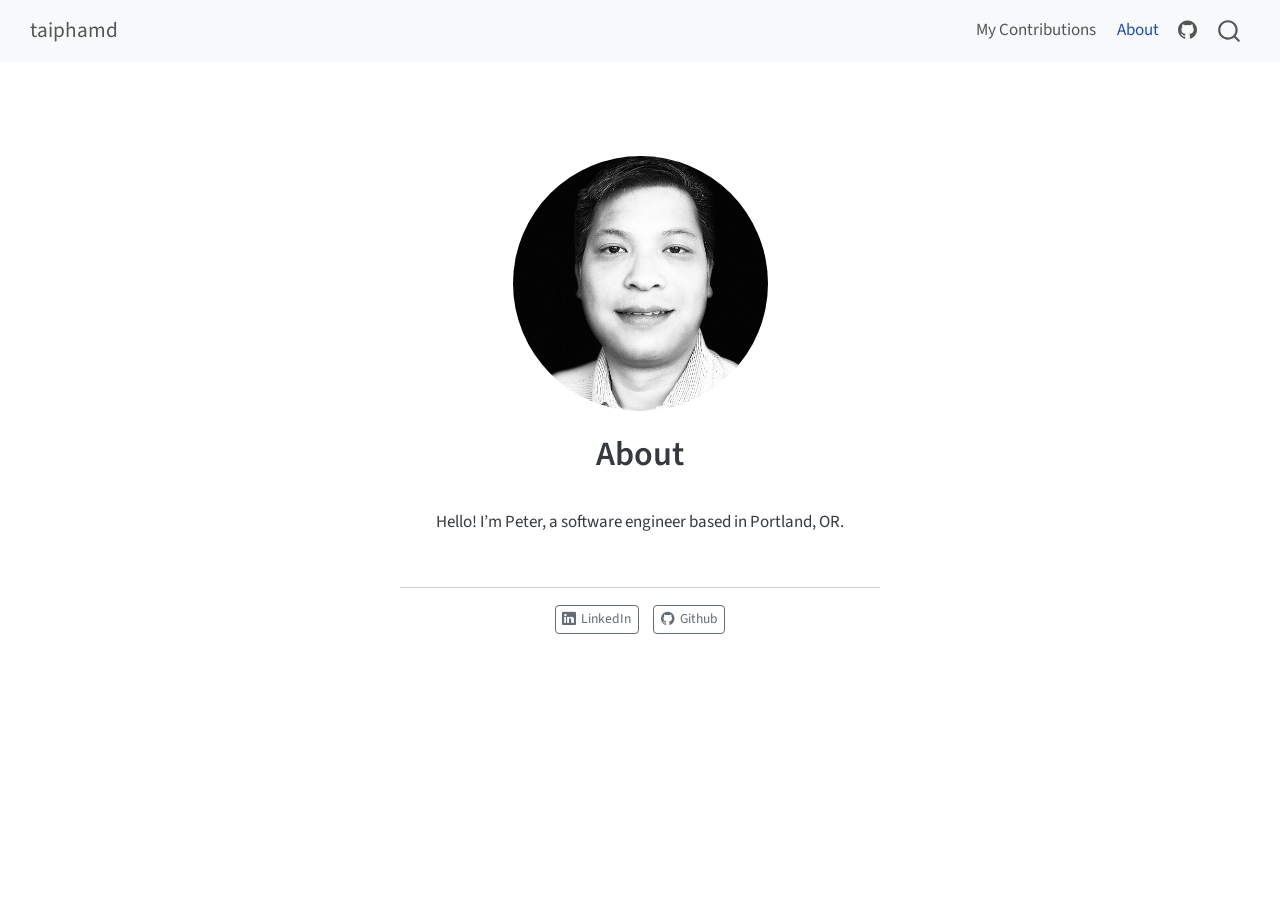
<file: about.html>
<!DOCTYPE html>
<html xmlns="http://www.w3.org/1999/xhtml" lang="en" xml:lang="en"><head>

<meta charset="utf-8">
<meta name="generator" content="quarto-1.8.27">

<meta name="viewport" content="width=device-width, initial-scale=1.0, user-scalable=yes">


<title>About – taiphamd</title>
<style>
code{white-space: pre-wrap;}
span.smallcaps{font-variant: small-caps;}
div.columns{display: flex; gap: min(4vw, 1.5em);}
div.column{flex: auto; overflow-x: auto;}
div.hanging-indent{margin-left: 1.5em; text-indent: -1.5em;}
ul.task-list{list-style: none;}
ul.task-list li input[type="checkbox"] {
  width: 0.8em;
  margin: 0 0.8em 0.2em -1em; /* quarto-specific, see https://github.com/quarto-dev/quarto-cli/issues/4556 */ 
  vertical-align: middle;
}
</style>


<script src="site_libs/quarto-nav/quarto-nav.js"></script>
<script src="site_libs/quarto-nav/headroom.min.js"></script>
<script src="site_libs/clipboard/clipboard.min.js"></script>
<script src="site_libs/quarto-search/autocomplete.umd.js"></script>
<script src="site_libs/quarto-search/fuse.min.js"></script>
<script src="site_libs/quarto-search/quarto-search.js"></script>
<meta name="quarto:offset" content="./">
<script src="site_libs/quarto-html/quarto.js" type="module"></script>
<script src="site_libs/quarto-html/tabsets/tabsets.js" type="module"></script>
<script src="site_libs/quarto-html/axe/axe-check.js" type="module"></script>
<script src="site_libs/quarto-html/popper.min.js"></script>
<script src="site_libs/quarto-html/tippy.umd.min.js"></script>
<link href="site_libs/quarto-html/tippy.css" rel="stylesheet">
<link href="site_libs/quarto-html/quarto-syntax-highlighting-ed96de9b727972fe78a7b5d16c58bf87.css" rel="stylesheet" id="quarto-text-highlighting-styles">
<script src="site_libs/bootstrap/bootstrap.min.js"></script>
<link href="site_libs/bootstrap/bootstrap-icons.css" rel="stylesheet">
<link href="site_libs/bootstrap/bootstrap-5b4ad623e5705c0698d39aec6f10cf02.min.css" rel="stylesheet" append-hash="true" id="quarto-bootstrap" data-mode="light">
<script id="quarto-search-options" type="application/json">{
  "location": "navbar",
  "copy-button": false,
  "collapse-after": 3,
  "panel-placement": "end",
  "type": "overlay",
  "limit": 50,
  "keyboard-shortcut": [
    "f",
    "/",
    "s"
  ],
  "show-item-context": false,
  "language": {
    "search-no-results-text": "No results",
    "search-matching-documents-text": "matching documents",
    "search-copy-link-title": "Copy link to search",
    "search-hide-matches-text": "Hide additional matches",
    "search-more-match-text": "more match in this document",
    "search-more-matches-text": "more matches in this document",
    "search-clear-button-title": "Clear",
    "search-text-placeholder": "",
    "search-detached-cancel-button-title": "Cancel",
    "search-submit-button-title": "Submit",
    "search-label": "Search"
  }
}</script>


<link rel="stylesheet" href="styles.css">
</head>

<body class="nav-fixed fullcontent quarto-light">

<div id="quarto-search-results"></div>
  <header id="quarto-header" class="headroom fixed-top">
    <nav class="navbar navbar-expand-lg " data-bs-theme="dark">
      <div class="navbar-container container-fluid">
      <div class="navbar-brand-container mx-auto">
    <a class="navbar-brand" href="./index.html">
    <span class="navbar-title">taiphamd</span>
    </a>
  </div>
            <div id="quarto-search" class="" title="Search"></div>
          <button class="navbar-toggler" type="button" data-bs-toggle="collapse" data-bs-target="#navbarCollapse" aria-controls="navbarCollapse" role="menu" aria-expanded="false" aria-label="Toggle navigation" onclick="if (window.quartoToggleHeadroom) { window.quartoToggleHeadroom(); }">
  <span class="navbar-toggler-icon"></span>
</button>
          <div class="collapse navbar-collapse" id="navbarCollapse">
            <ul class="navbar-nav navbar-nav-scroll ms-auto">
  <li class="nav-item">
    <a class="nav-link" href="./pr.html"> 
<span class="menu-text">My Contributions</span></a>
  </li>  
  <li class="nav-item">
    <a class="nav-link active" href="./about.html" aria-current="page"> 
<span class="menu-text">About</span></a>
  </li>  
  <li class="nav-item compact">
    <a class="nav-link" href="https://github.com/taiphamd"> <i class="bi bi-github" role="img">
</i> 
<span class="menu-text"></span></a>
  </li>  
</ul>
          </div> <!-- /navcollapse -->
            <div class="quarto-navbar-tools">
</div>
      </div> <!-- /container-fluid -->
    </nav>
</header>
<!-- content -->
<div id="quarto-content" class="quarto-container page-columns page-rows-contents page-layout-article page-navbar">
<!-- sidebar -->
<!-- margin-sidebar -->
    
<!-- main -->
<div class="quarto-about-jolla">
  <img src="profile.jpg" class="about-image
  round " style="height: 15em; width: 15em;">
 <header id="title-block-header" class="quarto-title-block default">
<div class="quarto-title">
<h1 class="title">About</h1>
</div>
<div class="quarto-title-meta">
  </div>
</header><main class="content" id="quarto-document-content">
<p>Hello! I’m Peter, a software engineer based in Portland, OR.</p>


</main> 
  <hr class="about-sep">
   <div class="about-links">
  <a href="https://linkedin.com/in/peter-pham-pdx" class="about-link" rel="" target="">
    <i class="bi bi-linkedin"></i>
     <span class="about-link-text">LinkedIn</span>
  </a>
  <a href="https://github.com/taiphamd" class="about-link" rel="" target="">
    <i class="bi bi-github"></i>
     <span class="about-link-text">Github</span>
  </a>
</div>
</div>
 <!-- /main -->
<script id="quarto-html-after-body" type="application/javascript">
  window.document.addEventListener("DOMContentLoaded", function (event) {
    const isCodeAnnotation = (el) => {
      for (const clz of el.classList) {
        if (clz.startsWith('code-annotation-')) {                     
          return true;
        }
      }
      return false;
    }
    const onCopySuccess = function(e) {
      // button target
      const button = e.trigger;
      // don't keep focus
      button.blur();
      // flash "checked"
      button.classList.add('code-copy-button-checked');
      var currentTitle = button.getAttribute("title");
      button.setAttribute("title", "Copied!");
      let tooltip;
      if (window.bootstrap) {
        button.setAttribute("data-bs-toggle", "tooltip");
        button.setAttribute("data-bs-placement", "left");
        button.setAttribute("data-bs-title", "Copied!");
        tooltip = new bootstrap.Tooltip(button, 
          { trigger: "manual", 
            customClass: "code-copy-button-tooltip",
            offset: [0, -8]});
        tooltip.show();    
      }
      setTimeout(function() {
        if (tooltip) {
          tooltip.hide();
          button.removeAttribute("data-bs-title");
          button.removeAttribute("data-bs-toggle");
          button.removeAttribute("data-bs-placement");
        }
        button.setAttribute("title", currentTitle);
        button.classList.remove('code-copy-button-checked');
      }, 1000);
      // clear code selection
      e.clearSelection();
    }
    const getTextToCopy = function(trigger) {
      const outerScaffold = trigger.parentElement.cloneNode(true);
      const codeEl = outerScaffold.querySelector('code');
      for (const childEl of codeEl.children) {
        if (isCodeAnnotation(childEl)) {
          childEl.remove();
        }
      }
      return codeEl.innerText;
    }
    const clipboard = new window.ClipboardJS('.code-copy-button:not([data-in-quarto-modal])', {
      text: getTextToCopy
    });
    clipboard.on('success', onCopySuccess);
    if (window.document.getElementById('quarto-embedded-source-code-modal')) {
      const clipboardModal = new window.ClipboardJS('.code-copy-button[data-in-quarto-modal]', {
        text: getTextToCopy,
        container: window.document.getElementById('quarto-embedded-source-code-modal')
      });
      clipboardModal.on('success', onCopySuccess);
    }
      var localhostRegex = new RegExp(/^(?:http|https):\/\/localhost\:?[0-9]*\//);
      var mailtoRegex = new RegExp(/^mailto:/);
        var filterRegex = new RegExp('/' + window.location.host + '/');
      var isInternal = (href) => {
          return filterRegex.test(href) || localhostRegex.test(href) || mailtoRegex.test(href);
      }
      // Inspect non-navigation links and adorn them if external
     var links = window.document.querySelectorAll('a[href]:not(.nav-link):not(.navbar-brand):not(.toc-action):not(.sidebar-link):not(.sidebar-item-toggle):not(.pagination-link):not(.no-external):not([aria-hidden]):not(.dropdown-item):not(.quarto-navigation-tool):not(.about-link)');
      for (var i=0; i<links.length; i++) {
        const link = links[i];
        if (!isInternal(link.href)) {
          // undo the damage that might have been done by quarto-nav.js in the case of
          // links that we want to consider external
          if (link.dataset.originalHref !== undefined) {
            link.href = link.dataset.originalHref;
          }
        }
      }
    function tippyHover(el, contentFn, onTriggerFn, onUntriggerFn) {
      const config = {
        allowHTML: true,
        maxWidth: 500,
        delay: 100,
        arrow: false,
        appendTo: function(el) {
            return el.parentElement;
        },
        interactive: true,
        interactiveBorder: 10,
        theme: 'quarto',
        placement: 'bottom-start',
      };
      if (contentFn) {
        config.content = contentFn;
      }
      if (onTriggerFn) {
        config.onTrigger = onTriggerFn;
      }
      if (onUntriggerFn) {
        config.onUntrigger = onUntriggerFn;
      }
      window.tippy(el, config); 
    }
    const noterefs = window.document.querySelectorAll('a[role="doc-noteref"]');
    for (var i=0; i<noterefs.length; i++) {
      const ref = noterefs[i];
      tippyHover(ref, function() {
        // use id or data attribute instead here
        let href = ref.getAttribute('data-footnote-href') || ref.getAttribute('href');
        try { href = new URL(href).hash; } catch {}
        const id = href.replace(/^#\/?/, "");
        const note = window.document.getElementById(id);
        if (note) {
          return note.innerHTML;
        } else {
          return "";
        }
      });
    }
    const xrefs = window.document.querySelectorAll('a.quarto-xref');
    const processXRef = (id, note) => {
      // Strip column container classes
      const stripColumnClz = (el) => {
        el.classList.remove("page-full", "page-columns");
        if (el.children) {
          for (const child of el.children) {
            stripColumnClz(child);
          }
        }
      }
      stripColumnClz(note)
      if (id === null || id.startsWith('sec-')) {
        // Special case sections, only their first couple elements
        const container = document.createElement("div");
        if (note.children && note.children.length > 2) {
          container.appendChild(note.children[0].cloneNode(true));
          for (let i = 1; i < note.children.length; i++) {
            const child = note.children[i];
            if (child.tagName === "P" && child.innerText === "") {
              continue;
            } else {
              container.appendChild(child.cloneNode(true));
              break;
            }
          }
          if (window.Quarto?.typesetMath) {
            window.Quarto.typesetMath(container);
          }
          return container.innerHTML
        } else {
          if (window.Quarto?.typesetMath) {
            window.Quarto.typesetMath(note);
          }
          return note.innerHTML;
        }
      } else {
        // Remove any anchor links if they are present
        const anchorLink = note.querySelector('a.anchorjs-link');
        if (anchorLink) {
          anchorLink.remove();
        }
        if (window.Quarto?.typesetMath) {
          window.Quarto.typesetMath(note);
        }
        if (note.classList.contains("callout")) {
          return note.outerHTML;
        } else {
          return note.innerHTML;
        }
      }
    }
    for (var i=0; i<xrefs.length; i++) {
      const xref = xrefs[i];
      tippyHover(xref, undefined, function(instance) {
        instance.disable();
        let url = xref.getAttribute('href');
        let hash = undefined; 
        if (url.startsWith('#')) {
          hash = url;
        } else {
          try { hash = new URL(url).hash; } catch {}
        }
        if (hash) {
          const id = hash.replace(/^#\/?/, "");
          const note = window.document.getElementById(id);
          if (note !== null) {
            try {
              const html = processXRef(id, note.cloneNode(true));
              instance.setContent(html);
            } finally {
              instance.enable();
              instance.show();
            }
          } else {
            // See if we can fetch this
            fetch(url.split('#')[0])
            .then(res => res.text())
            .then(html => {
              const parser = new DOMParser();
              const htmlDoc = parser.parseFromString(html, "text/html");
              const note = htmlDoc.getElementById(id);
              if (note !== null) {
                const html = processXRef(id, note);
                instance.setContent(html);
              } 
            }).finally(() => {
              instance.enable();
              instance.show();
            });
          }
        } else {
          // See if we can fetch a full url (with no hash to target)
          // This is a special case and we should probably do some content thinning / targeting
          fetch(url)
          .then(res => res.text())
          .then(html => {
            const parser = new DOMParser();
            const htmlDoc = parser.parseFromString(html, "text/html");
            const note = htmlDoc.querySelector('main.content');
            if (note !== null) {
              // This should only happen for chapter cross references
              // (since there is no id in the URL)
              // remove the first header
              if (note.children.length > 0 && note.children[0].tagName === "HEADER") {
                note.children[0].remove();
              }
              const html = processXRef(null, note);
              instance.setContent(html);
            } 
          }).finally(() => {
            instance.enable();
            instance.show();
          });
        }
      }, function(instance) {
      });
    }
        let selectedAnnoteEl;
        const selectorForAnnotation = ( cell, annotation) => {
          let cellAttr = 'data-code-cell="' + cell + '"';
          let lineAttr = 'data-code-annotation="' +  annotation + '"';
          const selector = 'span[' + cellAttr + '][' + lineAttr + ']';
          return selector;
        }
        const selectCodeLines = (annoteEl) => {
          const doc = window.document;
          const targetCell = annoteEl.getAttribute("data-target-cell");
          const targetAnnotation = annoteEl.getAttribute("data-target-annotation");
          const annoteSpan = window.document.querySelector(selectorForAnnotation(targetCell, targetAnnotation));
          const lines = annoteSpan.getAttribute("data-code-lines").split(",");
          const lineIds = lines.map((line) => {
            return targetCell + "-" + line;
          })
          let top = null;
          let height = null;
          let parent = null;
          if (lineIds.length > 0) {
              //compute the position of the single el (top and bottom and make a div)
              const el = window.document.getElementById(lineIds[0]);
              top = el.offsetTop;
              height = el.offsetHeight;
              parent = el.parentElement.parentElement;
            if (lineIds.length > 1) {
              const lastEl = window.document.getElementById(lineIds[lineIds.length - 1]);
              const bottom = lastEl.offsetTop + lastEl.offsetHeight;
              height = bottom - top;
            }
            if (top !== null && height !== null && parent !== null) {
              // cook up a div (if necessary) and position it 
              let div = window.document.getElementById("code-annotation-line-highlight");
              if (div === null) {
                div = window.document.createElement("div");
                div.setAttribute("id", "code-annotation-line-highlight");
                div.style.position = 'absolute';
                parent.appendChild(div);
              }
              div.style.top = top - 2 + "px";
              div.style.height = height + 4 + "px";
              div.style.left = 0;
              let gutterDiv = window.document.getElementById("code-annotation-line-highlight-gutter");
              if (gutterDiv === null) {
                gutterDiv = window.document.createElement("div");
                gutterDiv.setAttribute("id", "code-annotation-line-highlight-gutter");
                gutterDiv.style.position = 'absolute';
                const codeCell = window.document.getElementById(targetCell);
                const gutter = codeCell.querySelector('.code-annotation-gutter');
                gutter.appendChild(gutterDiv);
              }
              gutterDiv.style.top = top - 2 + "px";
              gutterDiv.style.height = height + 4 + "px";
            }
            selectedAnnoteEl = annoteEl;
          }
        };
        const unselectCodeLines = () => {
          const elementsIds = ["code-annotation-line-highlight", "code-annotation-line-highlight-gutter"];
          elementsIds.forEach((elId) => {
            const div = window.document.getElementById(elId);
            if (div) {
              div.remove();
            }
          });
          selectedAnnoteEl = undefined;
        };
          // Handle positioning of the toggle
      window.addEventListener(
        "resize",
        throttle(() => {
          elRect = undefined;
          if (selectedAnnoteEl) {
            selectCodeLines(selectedAnnoteEl);
          }
        }, 10)
      );
      function throttle(fn, ms) {
      let throttle = false;
      let timer;
        return (...args) => {
          if(!throttle) { // first call gets through
              fn.apply(this, args);
              throttle = true;
          } else { // all the others get throttled
              if(timer) clearTimeout(timer); // cancel #2
              timer = setTimeout(() => {
                fn.apply(this, args);
                timer = throttle = false;
              }, ms);
          }
        };
      }
        // Attach click handler to the DT
        const annoteDls = window.document.querySelectorAll('dt[data-target-cell]');
        for (const annoteDlNode of annoteDls) {
          annoteDlNode.addEventListener('click', (event) => {
            const clickedEl = event.target;
            if (clickedEl !== selectedAnnoteEl) {
              unselectCodeLines();
              const activeEl = window.document.querySelector('dt[data-target-cell].code-annotation-active');
              if (activeEl) {
                activeEl.classList.remove('code-annotation-active');
              }
              selectCodeLines(clickedEl);
              clickedEl.classList.add('code-annotation-active');
            } else {
              // Unselect the line
              unselectCodeLines();
              clickedEl.classList.remove('code-annotation-active');
            }
          });
        }
    const findCites = (el) => {
      const parentEl = el.parentElement;
      if (parentEl) {
        const cites = parentEl.dataset.cites;
        if (cites) {
          return {
            el,
            cites: cites.split(' ')
          };
        } else {
          return findCites(el.parentElement)
        }
      } else {
        return undefined;
      }
    };
    var bibliorefs = window.document.querySelectorAll('a[role="doc-biblioref"]');
    for (var i=0; i<bibliorefs.length; i++) {
      const ref = bibliorefs[i];
      const citeInfo = findCites(ref);
      if (citeInfo) {
        tippyHover(citeInfo.el, function() {
          var popup = window.document.createElement('div');
          citeInfo.cites.forEach(function(cite) {
            var citeDiv = window.document.createElement('div');
            citeDiv.classList.add('hanging-indent');
            citeDiv.classList.add('csl-entry');
            var biblioDiv = window.document.getElementById('ref-' + cite);
            if (biblioDiv) {
              citeDiv.innerHTML = biblioDiv.innerHTML;
            }
            popup.appendChild(citeDiv);
          });
          return popup.innerHTML;
        });
      }
    }
  });
  </script>
</div> <!-- /content -->




</body></html>
</file>
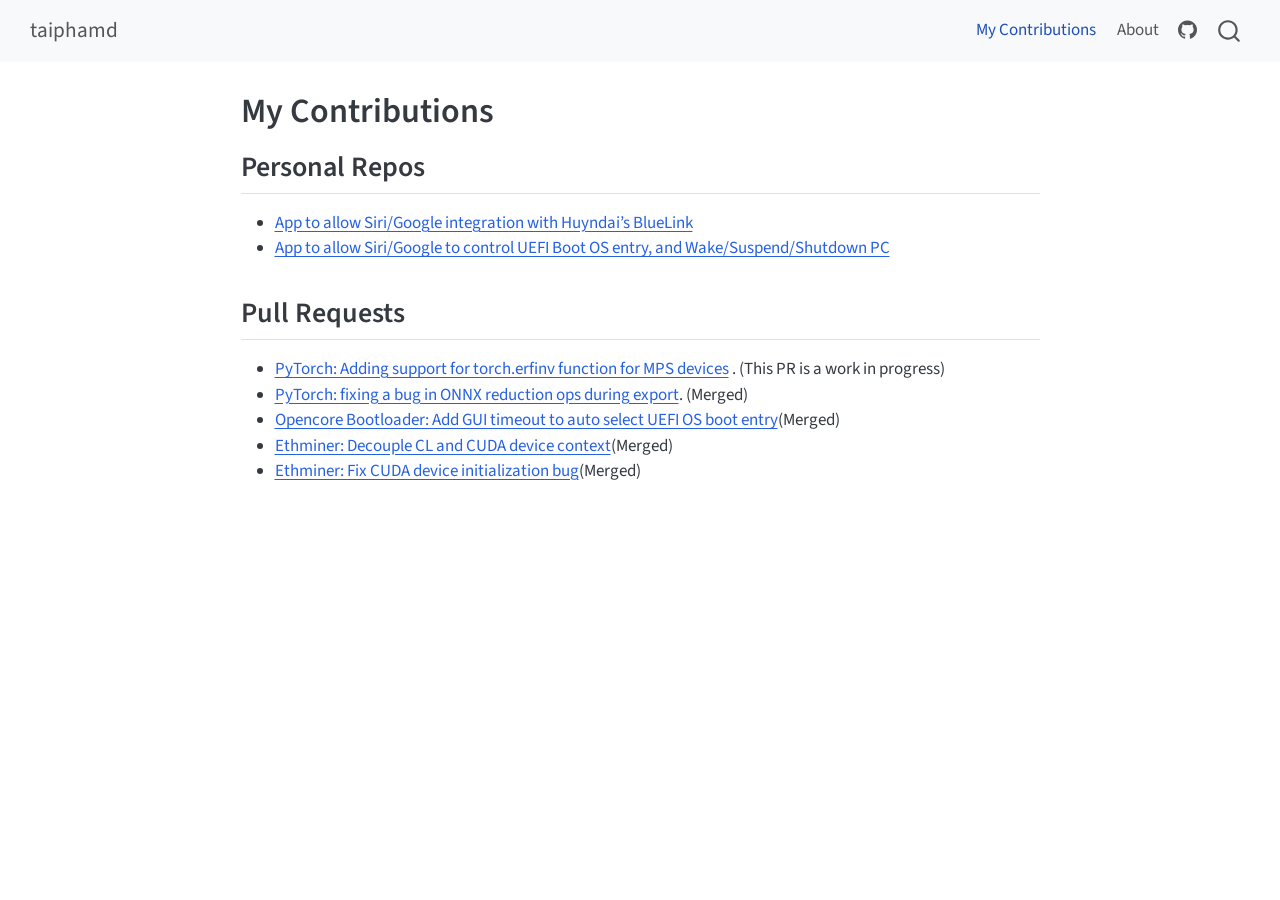
<file: pr.html>
<!DOCTYPE html>
<html xmlns="http://www.w3.org/1999/xhtml" lang="en" xml:lang="en"><head>

<meta charset="utf-8">
<meta name="generator" content="quarto-1.8.27">

<meta name="viewport" content="width=device-width, initial-scale=1.0, user-scalable=yes">


<title>My Contributions – taiphamd</title>
<style>
code{white-space: pre-wrap;}
span.smallcaps{font-variant: small-caps;}
div.columns{display: flex; gap: min(4vw, 1.5em);}
div.column{flex: auto; overflow-x: auto;}
div.hanging-indent{margin-left: 1.5em; text-indent: -1.5em;}
ul.task-list{list-style: none;}
ul.task-list li input[type="checkbox"] {
  width: 0.8em;
  margin: 0 0.8em 0.2em -1em; /* quarto-specific, see https://github.com/quarto-dev/quarto-cli/issues/4556 */ 
  vertical-align: middle;
}
</style>


<script src="site_libs/quarto-nav/quarto-nav.js"></script>
<script src="site_libs/quarto-nav/headroom.min.js"></script>
<script src="site_libs/clipboard/clipboard.min.js"></script>
<script src="site_libs/quarto-search/autocomplete.umd.js"></script>
<script src="site_libs/quarto-search/fuse.min.js"></script>
<script src="site_libs/quarto-search/quarto-search.js"></script>
<meta name="quarto:offset" content="./">
<script src="site_libs/quarto-html/quarto.js" type="module"></script>
<script src="site_libs/quarto-html/tabsets/tabsets.js" type="module"></script>
<script src="site_libs/quarto-html/axe/axe-check.js" type="module"></script>
<script src="site_libs/quarto-html/popper.min.js"></script>
<script src="site_libs/quarto-html/tippy.umd.min.js"></script>
<script src="site_libs/quarto-html/anchor.min.js"></script>
<link href="site_libs/quarto-html/tippy.css" rel="stylesheet">
<link href="site_libs/quarto-html/quarto-syntax-highlighting-ed96de9b727972fe78a7b5d16c58bf87.css" rel="stylesheet" id="quarto-text-highlighting-styles">
<script src="site_libs/bootstrap/bootstrap.min.js"></script>
<link href="site_libs/bootstrap/bootstrap-icons.css" rel="stylesheet">
<link href="site_libs/bootstrap/bootstrap-5b4ad623e5705c0698d39aec6f10cf02.min.css" rel="stylesheet" append-hash="true" id="quarto-bootstrap" data-mode="light">
<script id="quarto-search-options" type="application/json">{
  "location": "navbar",
  "copy-button": false,
  "collapse-after": 3,
  "panel-placement": "end",
  "type": "overlay",
  "limit": 50,
  "keyboard-shortcut": [
    "f",
    "/",
    "s"
  ],
  "show-item-context": false,
  "language": {
    "search-no-results-text": "No results",
    "search-matching-documents-text": "matching documents",
    "search-copy-link-title": "Copy link to search",
    "search-hide-matches-text": "Hide additional matches",
    "search-more-match-text": "more match in this document",
    "search-more-matches-text": "more matches in this document",
    "search-clear-button-title": "Clear",
    "search-text-placeholder": "",
    "search-detached-cancel-button-title": "Cancel",
    "search-submit-button-title": "Submit",
    "search-label": "Search"
  }
}</script>


<link rel="stylesheet" href="styles.css">
</head>

<body class="nav-fixed fullcontent quarto-light">

<div id="quarto-search-results"></div>
  <header id="quarto-header" class="headroom fixed-top">
    <nav class="navbar navbar-expand-lg " data-bs-theme="dark">
      <div class="navbar-container container-fluid">
      <div class="navbar-brand-container mx-auto">
    <a class="navbar-brand" href="./index.html">
    <span class="navbar-title">taiphamd</span>
    </a>
  </div>
            <div id="quarto-search" class="" title="Search"></div>
          <button class="navbar-toggler" type="button" data-bs-toggle="collapse" data-bs-target="#navbarCollapse" aria-controls="navbarCollapse" role="menu" aria-expanded="false" aria-label="Toggle navigation" onclick="if (window.quartoToggleHeadroom) { window.quartoToggleHeadroom(); }">
  <span class="navbar-toggler-icon"></span>
</button>
          <div class="collapse navbar-collapse" id="navbarCollapse">
            <ul class="navbar-nav navbar-nav-scroll ms-auto">
  <li class="nav-item">
    <a class="nav-link active" href="./pr.html" aria-current="page"> 
<span class="menu-text">My Contributions</span></a>
  </li>  
  <li class="nav-item">
    <a class="nav-link" href="./about.html"> 
<span class="menu-text">About</span></a>
  </li>  
  <li class="nav-item compact">
    <a class="nav-link" href="https://github.com/taiphamd"> <i class="bi bi-github" role="img">
</i> 
<span class="menu-text"></span></a>
  </li>  
</ul>
          </div> <!-- /navcollapse -->
            <div class="quarto-navbar-tools">
</div>
      </div> <!-- /container-fluid -->
    </nav>
</header>
<!-- content -->
<div id="quarto-content" class="quarto-container page-columns page-rows-contents page-layout-article page-navbar">
<!-- sidebar -->
<!-- margin-sidebar -->
    
<!-- main -->
<main class="content" id="quarto-document-content">

<header id="title-block-header" class="quarto-title-block default">
<div class="quarto-title">
<h1 class="title">My Contributions</h1>
</div>



<div class="quarto-title-meta">

    
  
    
  </div>
  


</header>


<section id="personal-repos" class="level2">
<h2 class="anchored" data-anchor-id="personal-repos">Personal Repos</h2>
<ul>
<li><a href="https://github.com/TaiPhamD/bluelink_proxy_server">App to allow Siri/Google integration with Huyndai’s BlueLink</a></li>
<li><a href="https://github.com/TaiPhamD/WOLWebService">App to allow Siri/Google to control UEFI Boot OS entry, and Wake/Suspend/Shutdown PC</a></li>
</ul>
</section>
<section id="pull-requests" class="level2">
<h2 class="anchored" data-anchor-id="pull-requests">Pull Requests</h2>
<ul>
<li><a href="https://github.com/pytorch/pytorch/pull/100834">PyTorch: Adding support for torch.erfinv function for MPS devices</a> . (This PR is a work in progress)</li>
<li><a href="https://github.com/pytorch/pytorch/pull/100700#event-9181129107">PyTorch: fixing a bug in ONNX reduction ops during export</a>. (Merged)</li>
<li><a href="https://github.com/acidanthera/OpenCorePkg/pull/36">Opencore Bootloader: Add GUI timeout to auto select UEFI OS boot entry</a>(Merged)</li>
<li><a href="https://github.com/ethereum-mining/ethminer/pull/646">Ethminer: Decouple CL and CUDA device context</a>(Merged)</li>
<li><a href="https://github.com/ethereum-mining/ethminer/pull/578">Ethminer: Fix CUDA device initialization bug</a>(Merged)</li>
</ul>


</section>

</main> <!-- /main -->
<script id="quarto-html-after-body" type="application/javascript">
  window.document.addEventListener("DOMContentLoaded", function (event) {
    const icon = "";
    const anchorJS = new window.AnchorJS();
    anchorJS.options = {
      placement: 'right',
      icon: icon
    };
    anchorJS.add('.anchored');
    const isCodeAnnotation = (el) => {
      for (const clz of el.classList) {
        if (clz.startsWith('code-annotation-')) {                     
          return true;
        }
      }
      return false;
    }
    const onCopySuccess = function(e) {
      // button target
      const button = e.trigger;
      // don't keep focus
      button.blur();
      // flash "checked"
      button.classList.add('code-copy-button-checked');
      var currentTitle = button.getAttribute("title");
      button.setAttribute("title", "Copied!");
      let tooltip;
      if (window.bootstrap) {
        button.setAttribute("data-bs-toggle", "tooltip");
        button.setAttribute("data-bs-placement", "left");
        button.setAttribute("data-bs-title", "Copied!");
        tooltip = new bootstrap.Tooltip(button, 
          { trigger: "manual", 
            customClass: "code-copy-button-tooltip",
            offset: [0, -8]});
        tooltip.show();    
      }
      setTimeout(function() {
        if (tooltip) {
          tooltip.hide();
          button.removeAttribute("data-bs-title");
          button.removeAttribute("data-bs-toggle");
          button.removeAttribute("data-bs-placement");
        }
        button.setAttribute("title", currentTitle);
        button.classList.remove('code-copy-button-checked');
      }, 1000);
      // clear code selection
      e.clearSelection();
    }
    const getTextToCopy = function(trigger) {
      const outerScaffold = trigger.parentElement.cloneNode(true);
      const codeEl = outerScaffold.querySelector('code');
      for (const childEl of codeEl.children) {
        if (isCodeAnnotation(childEl)) {
          childEl.remove();
        }
      }
      return codeEl.innerText;
    }
    const clipboard = new window.ClipboardJS('.code-copy-button:not([data-in-quarto-modal])', {
      text: getTextToCopy
    });
    clipboard.on('success', onCopySuccess);
    if (window.document.getElementById('quarto-embedded-source-code-modal')) {
      const clipboardModal = new window.ClipboardJS('.code-copy-button[data-in-quarto-modal]', {
        text: getTextToCopy,
        container: window.document.getElementById('quarto-embedded-source-code-modal')
      });
      clipboardModal.on('success', onCopySuccess);
    }
      var localhostRegex = new RegExp(/^(?:http|https):\/\/localhost\:?[0-9]*\//);
      var mailtoRegex = new RegExp(/^mailto:/);
        var filterRegex = new RegExp('/' + window.location.host + '/');
      var isInternal = (href) => {
          return filterRegex.test(href) || localhostRegex.test(href) || mailtoRegex.test(href);
      }
      // Inspect non-navigation links and adorn them if external
     var links = window.document.querySelectorAll('a[href]:not(.nav-link):not(.navbar-brand):not(.toc-action):not(.sidebar-link):not(.sidebar-item-toggle):not(.pagination-link):not(.no-external):not([aria-hidden]):not(.dropdown-item):not(.quarto-navigation-tool):not(.about-link)');
      for (var i=0; i<links.length; i++) {
        const link = links[i];
        if (!isInternal(link.href)) {
          // undo the damage that might have been done by quarto-nav.js in the case of
          // links that we want to consider external
          if (link.dataset.originalHref !== undefined) {
            link.href = link.dataset.originalHref;
          }
        }
      }
    function tippyHover(el, contentFn, onTriggerFn, onUntriggerFn) {
      const config = {
        allowHTML: true,
        maxWidth: 500,
        delay: 100,
        arrow: false,
        appendTo: function(el) {
            return el.parentElement;
        },
        interactive: true,
        interactiveBorder: 10,
        theme: 'quarto',
        placement: 'bottom-start',
      };
      if (contentFn) {
        config.content = contentFn;
      }
      if (onTriggerFn) {
        config.onTrigger = onTriggerFn;
      }
      if (onUntriggerFn) {
        config.onUntrigger = onUntriggerFn;
      }
      window.tippy(el, config); 
    }
    const noterefs = window.document.querySelectorAll('a[role="doc-noteref"]');
    for (var i=0; i<noterefs.length; i++) {
      const ref = noterefs[i];
      tippyHover(ref, function() {
        // use id or data attribute instead here
        let href = ref.getAttribute('data-footnote-href') || ref.getAttribute('href');
        try { href = new URL(href).hash; } catch {}
        const id = href.replace(/^#\/?/, "");
        const note = window.document.getElementById(id);
        if (note) {
          return note.innerHTML;
        } else {
          return "";
        }
      });
    }
    const xrefs = window.document.querySelectorAll('a.quarto-xref');
    const processXRef = (id, note) => {
      // Strip column container classes
      const stripColumnClz = (el) => {
        el.classList.remove("page-full", "page-columns");
        if (el.children) {
          for (const child of el.children) {
            stripColumnClz(child);
          }
        }
      }
      stripColumnClz(note)
      if (id === null || id.startsWith('sec-')) {
        // Special case sections, only their first couple elements
        const container = document.createElement("div");
        if (note.children && note.children.length > 2) {
          container.appendChild(note.children[0].cloneNode(true));
          for (let i = 1; i < note.children.length; i++) {
            const child = note.children[i];
            if (child.tagName === "P" && child.innerText === "") {
              continue;
            } else {
              container.appendChild(child.cloneNode(true));
              break;
            }
          }
          if (window.Quarto?.typesetMath) {
            window.Quarto.typesetMath(container);
          }
          return container.innerHTML
        } else {
          if (window.Quarto?.typesetMath) {
            window.Quarto.typesetMath(note);
          }
          return note.innerHTML;
        }
      } else {
        // Remove any anchor links if they are present
        const anchorLink = note.querySelector('a.anchorjs-link');
        if (anchorLink) {
          anchorLink.remove();
        }
        if (window.Quarto?.typesetMath) {
          window.Quarto.typesetMath(note);
        }
        if (note.classList.contains("callout")) {
          return note.outerHTML;
        } else {
          return note.innerHTML;
        }
      }
    }
    for (var i=0; i<xrefs.length; i++) {
      const xref = xrefs[i];
      tippyHover(xref, undefined, function(instance) {
        instance.disable();
        let url = xref.getAttribute('href');
        let hash = undefined; 
        if (url.startsWith('#')) {
          hash = url;
        } else {
          try { hash = new URL(url).hash; } catch {}
        }
        if (hash) {
          const id = hash.replace(/^#\/?/, "");
          const note = window.document.getElementById(id);
          if (note !== null) {
            try {
              const html = processXRef(id, note.cloneNode(true));
              instance.setContent(html);
            } finally {
              instance.enable();
              instance.show();
            }
          } else {
            // See if we can fetch this
            fetch(url.split('#')[0])
            .then(res => res.text())
            .then(html => {
              const parser = new DOMParser();
              const htmlDoc = parser.parseFromString(html, "text/html");
              const note = htmlDoc.getElementById(id);
              if (note !== null) {
                const html = processXRef(id, note);
                instance.setContent(html);
              } 
            }).finally(() => {
              instance.enable();
              instance.show();
            });
          }
        } else {
          // See if we can fetch a full url (with no hash to target)
          // This is a special case and we should probably do some content thinning / targeting
          fetch(url)
          .then(res => res.text())
          .then(html => {
            const parser = new DOMParser();
            const htmlDoc = parser.parseFromString(html, "text/html");
            const note = htmlDoc.querySelector('main.content');
            if (note !== null) {
              // This should only happen for chapter cross references
              // (since there is no id in the URL)
              // remove the first header
              if (note.children.length > 0 && note.children[0].tagName === "HEADER") {
                note.children[0].remove();
              }
              const html = processXRef(null, note);
              instance.setContent(html);
            } 
          }).finally(() => {
            instance.enable();
            instance.show();
          });
        }
      }, function(instance) {
      });
    }
        let selectedAnnoteEl;
        const selectorForAnnotation = ( cell, annotation) => {
          let cellAttr = 'data-code-cell="' + cell + '"';
          let lineAttr = 'data-code-annotation="' +  annotation + '"';
          const selector = 'span[' + cellAttr + '][' + lineAttr + ']';
          return selector;
        }
        const selectCodeLines = (annoteEl) => {
          const doc = window.document;
          const targetCell = annoteEl.getAttribute("data-target-cell");
          const targetAnnotation = annoteEl.getAttribute("data-target-annotation");
          const annoteSpan = window.document.querySelector(selectorForAnnotation(targetCell, targetAnnotation));
          const lines = annoteSpan.getAttribute("data-code-lines").split(",");
          const lineIds = lines.map((line) => {
            return targetCell + "-" + line;
          })
          let top = null;
          let height = null;
          let parent = null;
          if (lineIds.length > 0) {
              //compute the position of the single el (top and bottom and make a div)
              const el = window.document.getElementById(lineIds[0]);
              top = el.offsetTop;
              height = el.offsetHeight;
              parent = el.parentElement.parentElement;
            if (lineIds.length > 1) {
              const lastEl = window.document.getElementById(lineIds[lineIds.length - 1]);
              const bottom = lastEl.offsetTop + lastEl.offsetHeight;
              height = bottom - top;
            }
            if (top !== null && height !== null && parent !== null) {
              // cook up a div (if necessary) and position it 
              let div = window.document.getElementById("code-annotation-line-highlight");
              if (div === null) {
                div = window.document.createElement("div");
                div.setAttribute("id", "code-annotation-line-highlight");
                div.style.position = 'absolute';
                parent.appendChild(div);
              }
              div.style.top = top - 2 + "px";
              div.style.height = height + 4 + "px";
              div.style.left = 0;
              let gutterDiv = window.document.getElementById("code-annotation-line-highlight-gutter");
              if (gutterDiv === null) {
                gutterDiv = window.document.createElement("div");
                gutterDiv.setAttribute("id", "code-annotation-line-highlight-gutter");
                gutterDiv.style.position = 'absolute';
                const codeCell = window.document.getElementById(targetCell);
                const gutter = codeCell.querySelector('.code-annotation-gutter');
                gutter.appendChild(gutterDiv);
              }
              gutterDiv.style.top = top - 2 + "px";
              gutterDiv.style.height = height + 4 + "px";
            }
            selectedAnnoteEl = annoteEl;
          }
        };
        const unselectCodeLines = () => {
          const elementsIds = ["code-annotation-line-highlight", "code-annotation-line-highlight-gutter"];
          elementsIds.forEach((elId) => {
            const div = window.document.getElementById(elId);
            if (div) {
              div.remove();
            }
          });
          selectedAnnoteEl = undefined;
        };
          // Handle positioning of the toggle
      window.addEventListener(
        "resize",
        throttle(() => {
          elRect = undefined;
          if (selectedAnnoteEl) {
            selectCodeLines(selectedAnnoteEl);
          }
        }, 10)
      );
      function throttle(fn, ms) {
      let throttle = false;
      let timer;
        return (...args) => {
          if(!throttle) { // first call gets through
              fn.apply(this, args);
              throttle = true;
          } else { // all the others get throttled
              if(timer) clearTimeout(timer); // cancel #2
              timer = setTimeout(() => {
                fn.apply(this, args);
                timer = throttle = false;
              }, ms);
          }
        };
      }
        // Attach click handler to the DT
        const annoteDls = window.document.querySelectorAll('dt[data-target-cell]');
        for (const annoteDlNode of annoteDls) {
          annoteDlNode.addEventListener('click', (event) => {
            const clickedEl = event.target;
            if (clickedEl !== selectedAnnoteEl) {
              unselectCodeLines();
              const activeEl = window.document.querySelector('dt[data-target-cell].code-annotation-active');
              if (activeEl) {
                activeEl.classList.remove('code-annotation-active');
              }
              selectCodeLines(clickedEl);
              clickedEl.classList.add('code-annotation-active');
            } else {
              // Unselect the line
              unselectCodeLines();
              clickedEl.classList.remove('code-annotation-active');
            }
          });
        }
    const findCites = (el) => {
      const parentEl = el.parentElement;
      if (parentEl) {
        const cites = parentEl.dataset.cites;
        if (cites) {
          return {
            el,
            cites: cites.split(' ')
          };
        } else {
          return findCites(el.parentElement)
        }
      } else {
        return undefined;
      }
    };
    var bibliorefs = window.document.querySelectorAll('a[role="doc-biblioref"]');
    for (var i=0; i<bibliorefs.length; i++) {
      const ref = bibliorefs[i];
      const citeInfo = findCites(ref);
      if (citeInfo) {
        tippyHover(citeInfo.el, function() {
          var popup = window.document.createElement('div');
          citeInfo.cites.forEach(function(cite) {
            var citeDiv = window.document.createElement('div');
            citeDiv.classList.add('hanging-indent');
            citeDiv.classList.add('csl-entry');
            var biblioDiv = window.document.getElementById('ref-' + cite);
            if (biblioDiv) {
              citeDiv.innerHTML = biblioDiv.innerHTML;
            }
            popup.appendChild(citeDiv);
          });
          return popup.innerHTML;
        });
      }
    }
  });
  </script>
</div> <!-- /content -->




</body></html>
</file>
<file: assets/css/0.styles.e934f28a.css>
#nprogress{pointer-events:none}#nprogress .bar{background:#3eaf7c;position:fixed;z-index:1031;top:0;left:0;width:100%;height:2px}#nprogress .peg{display:block;position:absolute;right:0;width:100px;height:100%;box-shadow:0 0 10px #3eaf7c,0 0 5px #3eaf7c;opacity:1;transform:rotate(3deg) translateY(-4px)}#nprogress .spinner{display:block;position:fixed;z-index:1031;top:15px;right:15px}#nprogress .spinner-icon{width:18px;height:18px;box-sizing:border-box;border-color:#3eaf7c transparent transparent #3eaf7c;border-style:solid;border-width:2px;border-radius:50%;-webkit-animation:nprogress-spinner .4s linear infinite;animation:nprogress-spinner .4s linear infinite}.nprogress-custom-parent{overflow:hidden;position:relative}.nprogress-custom-parent #nprogress .bar,.nprogress-custom-parent #nprogress .spinner{position:absolute}@-webkit-keyframes nprogress-spinner{0%{transform:rotate(0deg)}to{transform:rotate(1turn)}}@keyframes nprogress-spinner{0%{transform:rotate(0deg)}to{transform:rotate(1turn)}}mjx-container[jax=SVG][display=true]{display:block;text-align:center;margin:1em 0}mjx-container[jax=SVG][justify=left]{text-align:left}mjx-container[jax=SVG][justify=right]{text-align:right}mjx-container[jax=SVG]>svg{overflow:visible}mjx-container[jax=SVG]>svg a{fill:#00f;stroke:#00f}g[data-mml-node=merror]>g{fill:red;stroke:red}g[data-mml-node=merror]>rect[data-background]{fill:#ff0;stroke:none}g[data-mml-node=mtable]>line[data-line],g[data-mml-node=mtable]>rect[data-frame]{stroke-width:70px;fill:none}g[data-mml-node=mtable]>.mjx-dashed{stroke-dasharray:140}g[data-mml-node=mtable]>.mjx-dotted{stroke-linecap:round;stroke-dasharray:0,140}g[data-mml-node=mtable]>svg{overflow:visible}[jax=SVG] mjx-tool{display:inline-block;position:relative;width:0;height:0}[jax=SVG] mjx-tool>mjx-tip{position:absolute;top:0;left:0}mjx-tool>mjx-tip{display:inline-block;padding:.2em;border:1px solid #888;font-size:70%;background-color:#f8f8f8;color:#000;box-shadow:2px 2px 5px #aaa}g[data-mml-node=maction][data-toggle]{cursor:pointer}mjx-status{display:block;position:fixed;left:1em;bottom:1em;min-width:25%;padding:.2em .4em;border:1px solid #888;font-size:90%;background-color:#f8f8f8;color:#000}.MathJax path{stroke-width:3}mjx-container[display=true]{overflow-x:auto;overflow-y:hidden}.spinner[data-v-1bbcb91a]{width:40px;height:40px;margin:auto;-webkit-animation:sk-rotateplane-data-v-1bbcb91a 1.2s ease-in-out infinite;animation:sk-rotateplane-data-v-1bbcb91a 1.2s ease-in-out infinite}@-webkit-keyframes sk-rotateplane-data-v-1bbcb91a{0%{-webkit-transform:perspective(120px)}50%{-webkit-transform:perspective(120px) rotateY(180deg)}to{-webkit-transform:perspective(120px) rotateY(180deg) rotateX(180deg)}}@keyframes sk-rotateplane-data-v-1bbcb91a{0%{transform:perspective(120px) rotateX(0deg) rotateY(0deg);-webkit-transform:perspective(120px) rotateX(0deg) rotateY(0deg)}50%{transform:perspective(120px) rotateX(-180.1deg) rotateY(0deg);-webkit-transform:perspective(120px) rotateX(-180.1deg) rotateY(0deg)}to{transform:perspective(120px) rotateX(-180deg) rotateY(-179.9deg);-webkit-transform:perspective(120px) rotateX(-180deg) rotateY(-179.9deg)}}.icon.outbound{color:#aaa;display:inline-block;vertical-align:middle;position:relative;top:-1px}.home{padding:3.6rem 2rem 0;max-width:960px;margin:0 auto;display:block}.home .hero{text-align:center}.home .hero img{max-width:100%;max-height:280px;display:block;margin:3rem auto 1.5rem}.home .hero h1{font-size:3rem}.home .hero .action,.home .hero .description,.home .hero h1{margin:1.8rem auto}.home .hero .description{max-width:35rem;font-size:1.6rem;line-height:1.3;color:#6a8bad}.home .hero .action-button{display:inline-block;font-size:1.2rem;color:#fff;background-color:#3eaf7c;padding:.8rem 1.6rem;border-radius:4px;transition:background-color .1s ease;box-sizing:border-box;border-bottom:1px solid #389d70}.home .hero .action-button:hover{background-color:#4abf8a}.home .features{border-top:1px solid #eaecef;padding:1.2rem 0;margin-top:2.5rem;display:flex;flex-wrap:wrap;align-items:flex-start;align-content:stretch;justify-content:space-between}.home .feature{flex-grow:1;flex-basis:30%;max-width:30%}.home .feature h2{font-size:1.4rem;font-weight:500;border-bottom:none;padding-bottom:0;color:#3a5169}.home .feature p{color:#4e6e8e}.home .footer{padding:2.5rem;border-top:1px solid #eaecef;text-align:center;color:#4e6e8e}@media (max-width:719px){.home .features{flex-direction:column}.home .feature{max-width:100%;padding:0 2.5rem}}@media (max-width:419px){.home{padding-left:1.5rem;padding-right:1.5rem}.home .hero img{max-height:210px;margin:2rem auto 1.2rem}.home .hero h1{font-size:2rem}.home .hero .action,.home .hero .description,.home .hero h1{margin:1.2rem auto}.home .hero .description{font-size:1.2rem}.home .hero .action-button{font-size:1rem;padding:.6rem 1.2rem}.home .feature h2{font-size:1.25rem}}.search-box{display:inline-block;position:relative;margin-right:1rem}.search-box input{cursor:text;width:10rem;height:2rem;color:#4e6e8e;display:inline-block;border:1px solid #cfd4db;border-radius:2rem;font-size:.9rem;line-height:2rem;padding:0 .5rem 0 2rem;outline:none;transition:all .2s ease;background:#fff url(/assets/img/search.83621669.svg) .6rem .5rem no-repeat;background-size:1rem}.search-box input:focus{cursor:auto;border-color:#3eaf7c}.search-box .suggestions{background:#fff;width:20rem;position:absolute;top:2rem;border:1px solid #cfd4db;border-radius:6px;padding:.4rem;list-style-type:none}.search-box .suggestions.align-right{right:0}.search-box .suggestion{line-height:1.4;padding:.4rem .6rem;border-radius:4px;cursor:pointer}.search-box .suggestion a{white-space:normal;color:#5d82a6}.search-box .suggestion a .page-title{font-weight:600}.search-box .suggestion a .header{font-size:.9em;margin-left:.25em}.search-box .suggestion.focused{background-color:#f3f4f5}.search-box .suggestion.focused a{color:#3eaf7c}@media (max-width:959px){.search-box input{cursor:pointer;width:0;border-color:transparent;position:relative}.search-box input:focus{cursor:text;left:0;width:10rem}}@media (-ms-high-contrast:none){.search-box input{height:2rem}}@media (max-width:959px) and (min-width:719px){.search-box .suggestions{left:0}}@media (max-width:719px){.search-box{margin-right:0}.search-box input{left:1rem}.search-box .suggestions{right:0}}@media (max-width:419px){.search-box .suggestions{width:calc(100vw - 4rem)}.search-box input:focus{width:8rem}}.sidebar-button{cursor:pointer;display:none;width:1.25rem;height:1.25rem;position:absolute;padding:.6rem;top:.6rem;left:1rem}.sidebar-button .icon{display:block;width:1.25rem;height:1.25rem}@media (max-width:719px){.sidebar-button{display:block}}.dropdown-enter,.dropdown-leave-to{height:0!important}.dropdown-wrapper{cursor:pointer}.dropdown-wrapper .dropdown-title{display:block;font-size:.9rem;font-family:inherit;cursor:inherit;padding:inherit;line-height:1.4rem;background:transparent;border:none;font-weight:500;color:#2c3e50;pointer-events:none}.dropdown-wrapper .dropdown-title:hover{border-color:transparent}.dropdown-wrapper .dropdown-title .arrow{vertical-align:middle;margin-top:-1px;margin-left:.4rem}.dropdown-wrapper .nav-dropdown .dropdown-item{color:inherit;line-height:1.7rem}.dropdown-wrapper .nav-dropdown .dropdown-item h4{margin:.45rem 0 0;border-top:1px solid #eee;padding:.45rem 1.5rem 0 1.25rem}.dropdown-wrapper .nav-dropdown .dropdown-item .dropdown-subitem-wrapper{padding:0;list-style:none}.dropdown-wrapper .nav-dropdown .dropdown-item .dropdown-subitem-wrapper .dropdown-subitem{font-size:.9em}.dropdown-wrapper .nav-dropdown .dropdown-item a{display:block;line-height:1.7rem;position:relative;border-bottom:none;font-weight:400;margin-bottom:0;padding:0 1.5rem 0 1.25rem}.dropdown-wrapper .nav-dropdown .dropdown-item a.router-link-active,.dropdown-wrapper .nav-dropdown .dropdown-item a:hover{color:#3eaf7c}.dropdown-wrapper .nav-dropdown .dropdown-item a.router-link-active:after{content:"";width:0;height:0;border-left:5px solid #3eaf7c;border-top:3px solid transparent;border-bottom:3px solid transparent;position:absolute;top:calc(50% - 2px);left:9px}.dropdown-wrapper .nav-dropdown .dropdown-item:first-child h4{margin-top:0;padding-top:0;border-top:0}@media (max-width:719px){.dropdown-wrapper.open .dropdown-title{margin-bottom:.5rem}.dropdown-wrapper .dropdown-title{font-weight:600;font-size:inherit}.dropdown-wrapper .dropdown-title:hover{color:#3eaf7c}.dropdown-wrapper .nav-dropdown{transition:height .1s ease-out;overflow:hidden}.dropdown-wrapper .nav-dropdown .dropdown-item h4{border-top:0;margin-top:0;padding-top:0}.dropdown-wrapper .nav-dropdown .dropdown-item>a,.dropdown-wrapper .nav-dropdown .dropdown-item h4{font-size:15px;line-height:2rem}.dropdown-wrapper .nav-dropdown .dropdown-item .dropdown-subitem{font-size:14px;padding-left:1rem}}@media (min-width:719px){.dropdown-wrapper{height:1.8rem}.dropdown-wrapper.open .nav-dropdown,.dropdown-wrapper:hover .nav-dropdown{display:block!important}.dropdown-wrapper.open:blur{display:none}.dropdown-wrapper .dropdown-title .arrow{border-left:4px solid transparent;border-right:4px solid transparent;border-top:6px solid #ccc;border-bottom:0}.dropdown-wrapper .nav-dropdown{display:none;height:auto!important;box-sizing:border-box;max-height:calc(100vh - 2.7rem);overflow-y:auto;position:absolute;top:100%;right:0;background-color:#fff;padding:.6rem 0;border:1px solid;border-color:#ddd #ddd #ccc;text-align:left;border-radius:.25rem;white-space:nowrap;margin:0}}.nav-links{display:inline-block}.nav-links a{line-height:1.4rem;color:inherit}.nav-links a.router-link-active,.nav-links a:hover{color:#3eaf7c}.nav-links .nav-item{position:relative;display:inline-block;margin-left:1.5rem;line-height:2rem}.nav-links .nav-item:first-child{margin-left:0}.nav-links .repo-link{margin-left:1.5rem}@media (max-width:719px){.nav-links .nav-item,.nav-links .repo-link{margin-left:0}}@media (min-width:719px){.nav-links a.router-link-active,.nav-links a:hover{color:#2c3e50}.nav-item>a:not(.external).router-link-active,.nav-item>a:not(.external):hover{margin-bottom:-2px;border-bottom:2px solid #46bd87}}.navbar{padding:.7rem 1.5rem;line-height:2.2rem}.navbar a,.navbar img,.navbar span{display:inline-block}.navbar .logo{height:2.2rem;min-width:2.2rem;margin-right:.8rem;vertical-align:top}.navbar .site-name{font-size:1.3rem;font-weight:600;color:#2c3e50;position:relative}.navbar .links{padding-left:1.5rem;box-sizing:border-box;background-color:#fff;white-space:nowrap;font-size:.9rem;position:absolute;right:1.5rem;top:.7rem;display:flex}.navbar .links .search-box{flex:0 0 auto;vertical-align:top}@media (max-width:719px){.navbar{padding-left:4rem}.navbar .can-hide{display:none}.navbar .links{padding-left:1.5rem}.navbar .site-name{width:calc(100vw - 9.4rem);overflow:hidden;white-space:nowrap;text-overflow:ellipsis}}.page-edit{max-width:740px;margin:0 auto;padding:2rem 2.5rem}@media (max-width:959px){.page-edit{padding:2rem}}@media (max-width:419px){.page-edit{padding:1.5rem}}.page-edit{padding-top:1rem;padding-bottom:1rem;overflow:auto}.page-edit .edit-link{display:inline-block}.page-edit .edit-link a{color:#4e6e8e;margin-right:.25rem}.page-edit .last-updated{float:right;font-size:.9em}.page-edit .last-updated .prefix{font-weight:500;color:#4e6e8e}.page-edit .last-updated .time{font-weight:400;color:#aaa}@media (max-width:719px){.page-edit .edit-link{margin-bottom:.5rem}.page-edit .last-updated{font-size:.8em;float:none;text-align:left}}.page-nav{max-width:740px;margin:0 auto;padding:2rem 2.5rem}@media (max-width:959px){.page-nav{padding:2rem}}@media (max-width:419px){.page-nav{padding:1.5rem}}.page-nav{padding-top:1rem;padding-bottom:0}.page-nav .inner{min-height:2rem;margin-top:0;border-top:1px solid #eaecef;padding-top:1rem;overflow:auto}.page-nav .next{float:right}.page{padding-bottom:2rem;display:block}.sidebar-group .sidebar-group{padding-left:.5em}.sidebar-group:not(.collapsable) .sidebar-heading:not(.clickable){cursor:auto;color:inherit}.sidebar-group.is-sub-group{padding-left:0}.sidebar-group.is-sub-group>.sidebar-heading{font-size:.95em;line-height:1.4;font-weight:400;padding-left:2rem}.sidebar-group.is-sub-group>.sidebar-heading:not(.clickable){opacity:.5}.sidebar-group.is-sub-group>.sidebar-group-items{padding-left:1rem}.sidebar-group.is-sub-group>.sidebar-group-items>li>.sidebar-link{font-size:.95em;border-left:none}.sidebar-group.depth-2>.sidebar-heading{border-left:none}.sidebar-heading{color:#2c3e50;transition:color .15s ease;cursor:pointer;font-size:1.1em;font-weight:700;padding:.35rem 1.5rem .35rem 1.25rem;width:100%;box-sizing:border-box;margin:0;border-left:.25rem solid transparent}.sidebar-heading.open,.sidebar-heading:hover{color:inherit}.sidebar-heading .arrow{position:relative;top:-.12em;left:.5em}.sidebar-heading.clickable.active{font-weight:600;color:#3eaf7c;border-left-color:#3eaf7c}.sidebar-heading.clickable:hover{color:#3eaf7c}.sidebar-group-items{transition:height .1s ease-out;font-size:.95em;overflow:hidden}.sidebar .sidebar-sub-headers{padding-left:1rem;font-size:.95em}a.sidebar-link{font-size:1em;font-weight:400;display:inline-block;color:#2c3e50;border-left:.25rem solid transparent;padding:.35rem 1rem .35rem 1.25rem;line-height:1.4;width:100%;box-sizing:border-box}a.sidebar-link:hover{color:#3eaf7c}a.sidebar-link.active{font-weight:600;color:#3eaf7c;border-left-color:#3eaf7c}.sidebar-group a.sidebar-link{padding-left:2rem}.sidebar-sub-headers a.sidebar-link{padding-top:.25rem;padding-bottom:.25rem;border-left:none}.sidebar-sub-headers a.sidebar-link.active{font-weight:500}.sidebar ul{padding:0;margin:0;list-style-type:none}.sidebar a{display:inline-block}.sidebar .nav-links{display:none;border-bottom:1px solid #eaecef;padding:.5rem 0 .75rem}.sidebar .nav-links a{font-weight:600}.sidebar .nav-links .nav-item,.sidebar .nav-links .repo-link{display:block;line-height:1.25rem;font-size:1.1em;padding:.5rem 0 .5rem 1.5rem}.sidebar>.sidebar-links{padding:1.5rem 0}.sidebar>.sidebar-links>li>a.sidebar-link{font-size:1.1em;line-height:1.7;font-weight:700}.sidebar>.sidebar-links>li:not(:first-child){margin-top:.75rem}@media (max-width:719px){.sidebar .nav-links{display:block}.sidebar .nav-links .dropdown-wrapper .nav-dropdown .dropdown-item a.router-link-active:after{top:calc(1rem - 2px)}.sidebar>.sidebar-links{padding:1rem 0}}code[class*=language-],pre[class*=language-]{color:#ccc;background:none;font-family:Consolas,Monaco,Andale Mono,Ubuntu Mono,monospace;font-size:1em;text-align:left;white-space:pre;word-spacing:normal;word-break:normal;word-wrap:normal;line-height:1.5;-moz-tab-size:4;-o-tab-size:4;tab-size:4;-webkit-hyphens:none;-ms-hyphens:none;hyphens:none}pre[class*=language-]{padding:1em;margin:.5em 0;overflow:auto}:not(pre)>code[class*=language-],pre[class*=language-]{background:#2d2d2d}:not(pre)>code[class*=language-]{padding:.1em;border-radius:.3em;white-space:normal}.token.block-comment,.token.cdata,.token.comment,.token.doctype,.token.prolog{color:#999}.token.punctuation{color:#ccc}.token.attr-name,.token.deleted,.token.namespace,.token.tag{color:#e2777a}.token.function-name{color:#6196cc}.token.boolean,.token.function,.token.number{color:#f08d49}.token.class-name,.token.constant,.token.property,.token.symbol{color:#f8c555}.token.atrule,.token.builtin,.token.important,.token.keyword,.token.selector{color:#cc99cd}.token.attr-value,.token.char,.token.regex,.token.string,.token.variable{color:#7ec699}.token.entity,.token.operator,.token.url{color:#67cdcc}.token.bold,.token.important{font-weight:700}.token.italic{font-style:italic}.token.entity{cursor:help}.token.inserted{color:green}.theme-default-content code{color:#476582;padding:.25rem .5rem;margin:0;font-size:.85em;background-color:rgba(27,31,35,.05);border-radius:3px}.theme-default-content code .token.deleted{color:#ec5975}.theme-default-content code .token.inserted{color:#3eaf7c}.theme-default-content pre,.theme-default-content pre[class*=language-]{line-height:1.4;padding:1.25rem 1.5rem;margin:.85rem 0;background-color:#282c34;border-radius:6px;overflow:auto}.theme-default-content pre[class*=language-] code,.theme-default-content pre code{color:#fff;padding:0;background-color:transparent;border-radius:0}div[class*=language-]{position:relative;background-color:#282c34;border-radius:6px}div[class*=language-] .highlight-lines{-webkit-user-select:none;-ms-user-select:none;user-select:none;padding-top:1.3rem;position:absolute;top:0;left:0;width:100%;line-height:1.4}div[class*=language-] .highlight-lines .highlighted{background-color:rgba(0,0,0,.66)}div[class*=language-] pre,div[class*=language-] pre[class*=language-]{background:transparent;position:relative;z-index:1}div[class*=language-]:before{position:absolute;z-index:3;top:.8em;right:1em;font-size:.75rem;color:hsla(0,0%,100%,.4)}div[class*=language-]:not(.line-numbers-mode) .line-numbers-wrapper{display:none}div[class*=language-].line-numbers-mode .highlight-lines .highlighted{position:relative}div[class*=language-].line-numbers-mode .highlight-lines .highlighted:before{content:" ";position:absolute;z-index:3;left:0;top:0;display:block;width:3.5rem;height:100%;background-color:rgba(0,0,0,.66)}div[class*=language-].line-numbers-mode pre{padding-left:4.5rem;vertical-align:middle}div[class*=language-].line-numbers-mode .line-numbers-wrapper{position:absolute;top:0;width:3.5rem;text-align:center;color:hsla(0,0%,100%,.3);padding:1.25rem 0;line-height:1.4}div[class*=language-].line-numbers-mode .line-numbers-wrapper br{-webkit-user-select:none;-ms-user-select:none;user-select:none}div[class*=language-].line-numbers-mode .line-numbers-wrapper .line-number{position:relative;z-index:4;-webkit-user-select:none;-ms-user-select:none;user-select:none;font-size:.85em}div[class*=language-].line-numbers-mode:after{content:"";position:absolute;z-index:2;top:0;left:0;width:3.5rem;height:100%;border-radius:6px 0 0 6px;border-right:1px solid rgba(0,0,0,.66);background-color:#282c34}div[class~=language-js]:before{content:"js"}div[class~=language-ts]:before{content:"ts"}div[class~=language-html]:before{content:"html"}div[class~=language-md]:before{content:"md"}div[class~=language-vue]:before{content:"vue"}div[class~=language-css]:before{content:"css"}div[class~=language-sass]:before{content:"sass"}div[class~=language-scss]:before{content:"scss"}div[class~=language-less]:before{content:"less"}div[class~=language-stylus]:before{content:"stylus"}div[class~=language-go]:before{content:"go"}div[class~=language-java]:before{content:"java"}div[class~=language-c]:before{content:"c"}div[class~=language-sh]:before{content:"sh"}div[class~=language-yaml]:before{content:"yaml"}div[class~=language-py]:before{content:"py"}div[class~=language-docker]:before{content:"docker"}div[class~=language-dockerfile]:before{content:"dockerfile"}div[class~=language-makefile]:before{content:"makefile"}div[class~=language-javascript]:before{content:"js"}div[class~=language-typescript]:before{content:"ts"}div[class~=language-markup]:before{content:"html"}div[class~=language-markdown]:before{content:"md"}div[class~=language-json]:before{content:"json"}div[class~=language-ruby]:before{content:"rb"}div[class~=language-python]:before{content:"py"}div[class~=language-bash]:before{content:"sh"}div[class~=language-php]:before{content:"php"}.custom-block .custom-block-title{font-weight:600;margin-bottom:-.4rem}.custom-block.danger,.custom-block.tip,.custom-block.warning{padding:.1rem 1.5rem;border-left-width:.5rem;border-left-style:solid;margin:1rem 0}.custom-block.tip{background-color:#f3f5f7;border-color:#42b983}.custom-block.warning{background-color:rgba(255,229,100,.3);border-color:#e7c000;color:#6b5900}.custom-block.warning .custom-block-title{color:#b29400}.custom-block.warning a{color:#2c3e50}.custom-block.danger{background-color:#ffe6e6;border-color:#c00;color:#4d0000}.custom-block.danger .custom-block-title{color:#900}.custom-block.danger a{color:#2c3e50}.custom-block.details{display:block;position:relative;border-radius:2px;margin:1.6em 0;padding:1.6em;background-color:#eee}.custom-block.details h4{margin-top:0}.custom-block.details figure:last-child,.custom-block.details p:last-child{margin-bottom:0;padding-bottom:0}.custom-block.details summary{outline:none;cursor:pointer}.arrow{display:inline-block;width:0;height:0}.arrow.up{border-bottom:6px solid #ccc}.arrow.down,.arrow.up{border-left:4px solid transparent;border-right:4px solid transparent}.arrow.down{border-top:6px solid #ccc}.arrow.right{border-left:6px solid #ccc}.arrow.left,.arrow.right{border-top:4px solid transparent;border-bottom:4px solid transparent}.arrow.left{border-right:6px solid #ccc}.theme-default-content:not(.custom){max-width:740px;margin:0 auto;padding:2rem 2.5rem}@media (max-width:959px){.theme-default-content:not(.custom){padding:2rem}}@media (max-width:419px){.theme-default-content:not(.custom){padding:1.5rem}}.table-of-contents .badge{vertical-align:middle}body,html{padding:0;margin:0;background-color:#fff}body{font-family:-apple-system,BlinkMacSystemFont,Segoe UI,Roboto,Oxygen,Ubuntu,Cantarell,Fira Sans,Droid Sans,Helvetica Neue,sans-serif;-webkit-font-smoothing:antialiased;-moz-osx-font-smoothing:grayscale;font-size:16px;color:#2c3e50}.page{padding-left:20rem}.navbar{z-index:20;right:0;height:3.6rem;background-color:#fff;box-sizing:border-box;border-bottom:1px solid #eaecef}.navbar,.sidebar-mask{position:fixed;top:0;left:0}.sidebar-mask{z-index:9;width:100vw;height:100vh;display:none}.sidebar{font-size:16px;background-color:#fff;width:20rem;position:fixed;z-index:10;margin:0;top:3.6rem;left:0;bottom:0;box-sizing:border-box;border-right:1px solid #eaecef;overflow-y:auto}.theme-default-content:not(.custom)>:first-child{margin-top:3.6rem}.theme-default-content:not(.custom) a:hover{text-decoration:underline}.theme-default-content:not(.custom) p.demo{padding:1rem 1.5rem;border:1px solid #ddd;border-radius:4px}.theme-default-content:not(.custom) img{max-width:100%}.theme-default-content.custom{padding:0;margin:0}.theme-default-content.custom img{max-width:100%}a{font-weight:500;text-decoration:none}a,p a code{color:#3eaf7c}p a code{font-weight:400}kbd{background:#eee;border:.15rem solid #ddd;border-bottom:.25rem solid #ddd;border-radius:.15rem;padding:0 .15em}blockquote{font-size:1rem;color:#999;border-left:.2rem solid #dfe2e5;margin:1rem 0;padding:.25rem 0 .25rem 1rem}blockquote>p{margin:0}ol,ul{padding-left:1.2em}strong{font-weight:600}h1,h2,h3,h4,h5,h6{font-weight:600;line-height:1.25}.theme-default-content:not(.custom)>h1,.theme-default-content:not(.custom)>h2,.theme-default-content:not(.custom)>h3,.theme-default-content:not(.custom)>h4,.theme-default-content:not(.custom)>h5,.theme-default-content:not(.custom)>h6{margin-top:-3.1rem;padding-top:4.6rem;margin-bottom:0}.theme-default-content:not(.custom)>h1:first-child,.theme-default-content:not(.custom)>h2:first-child,.theme-default-content:not(.custom)>h3:first-child,.theme-default-content:not(.custom)>h4:first-child,.theme-default-content:not(.custom)>h5:first-child,.theme-default-content:not(.custom)>h6:first-child{margin-top:-1.5rem;margin-bottom:1rem}.theme-default-content:not(.custom)>h1:first-child+.custom-block,.theme-default-content:not(.custom)>h1:first-child+p,.theme-default-content:not(.custom)>h1:first-child+pre,.theme-default-content:not(.custom)>h2:first-child+.custom-block,.theme-default-content:not(.custom)>h2:first-child+p,.theme-default-content:not(.custom)>h2:first-child+pre,.theme-default-content:not(.custom)>h3:first-child+.custom-block,.theme-default-content:not(.custom)>h3:first-child+p,.theme-default-content:not(.custom)>h3:first-child+pre,.theme-default-content:not(.custom)>h4:first-child+.custom-block,.theme-default-content:not(.custom)>h4:first-child+p,.theme-default-content:not(.custom)>h4:first-child+pre,.theme-default-content:not(.custom)>h5:first-child+.custom-block,.theme-default-content:not(.custom)>h5:first-child+p,.theme-default-content:not(.custom)>h5:first-child+pre,.theme-default-content:not(.custom)>h6:first-child+.custom-block,.theme-default-content:not(.custom)>h6:first-child+p,.theme-default-content:not(.custom)>h6:first-child+pre{margin-top:2rem}h1:hover .header-anchor,h2:hover .header-anchor,h3:hover .header-anchor,h4:hover .header-anchor,h5:hover .header-anchor,h6:hover .header-anchor{opacity:1}h1{font-size:2.2rem}h2{font-size:1.65rem;padding-bottom:.3rem;border-bottom:1px solid #eaecef}h3{font-size:1.35rem}a.header-anchor{font-size:.85em;float:left;margin-left:-.87em;padding-right:.23em;margin-top:.125em;opacity:0}a.header-anchor:hover{text-decoration:none}.line-number,code,kbd{font-family:source-code-pro,Menlo,Monaco,Consolas,Courier New,monospace}ol,p,ul{line-height:1.7}hr{border:0;border-top:1px solid #eaecef}table{border-collapse:collapse;margin:1rem 0;display:block;overflow-x:auto}tr{border-top:1px solid #dfe2e5}tr:nth-child(2n){background-color:#f6f8fa}td,th{border:1px solid #dfe2e5;padding:.6em 1em}.theme-container.sidebar-open .sidebar-mask{display:block}.theme-container.no-navbar .theme-default-content:not(.custom)>h1,.theme-container.no-navbar h2,.theme-container.no-navbar h3,.theme-container.no-navbar h4,.theme-container.no-navbar h5,.theme-container.no-navbar h6{margin-top:1.5rem;padding-top:0}.theme-container.no-navbar .sidebar{top:0}@media (min-width:720px){.theme-container.no-sidebar .sidebar{display:none}.theme-container.no-sidebar .page{padding-left:0}}@media (max-width:959px){.sidebar{font-size:15px;width:16.4rem}.page{padding-left:16.4rem}}@media (max-width:719px){.sidebar{top:0;padding-top:3.6rem;transform:translateX(-100%);transition:transform .2s ease}.page{padding-left:0}.theme-container.sidebar-open .sidebar{transform:translateX(0)}.theme-container.no-navbar .sidebar{padding-top:0}}@media (max-width:419px){h1{font-size:1.9rem}.theme-default-content div[class*=language-]{margin:.85rem -1.5rem;border-radius:0}}.badge[data-v-15b7b770]{display:inline-block;font-size:14px;height:18px;line-height:18px;border-radius:3px;padding:0 6px;color:#fff}.badge.green[data-v-15b7b770],.badge.tip[data-v-15b7b770],.badge[data-v-15b7b770]{background-color:#42b983}.badge.error[data-v-15b7b770]{background-color:#da5961}.badge.warn[data-v-15b7b770],.badge.warning[data-v-15b7b770],.badge.yellow[data-v-15b7b770]{background-color:#e7c000}.badge+.badge[data-v-15b7b770]{margin-left:5px}
</file>
<file: site_libs/quarto-html/tippy.css>
.tippy-box[data-animation=fade][data-state=hidden]{opacity:0}[data-tippy-root]{max-width:calc(100vw - 10px)}.tippy-box{position:relative;background-color:#333;color:#fff;border-radius:4px;font-size:14px;line-height:1.4;white-space:normal;outline:0;transition-property:transform,visibility,opacity}.tippy-box[data-placement^=top]>.tippy-arrow{bottom:0}.tippy-box[data-placement^=top]>.tippy-arrow:before{bottom:-7px;left:0;border-width:8px 8px 0;border-top-color:initial;transform-origin:center top}.tippy-box[data-placement^=bottom]>.tippy-arrow{top:0}.tippy-box[data-placement^=bottom]>.tippy-arrow:before{top:-7px;left:0;border-width:0 8px 8px;border-bottom-color:initial;transform-origin:center bottom}.tippy-box[data-placement^=left]>.tippy-arrow{right:0}.tippy-box[data-placement^=left]>.tippy-arrow:before{border-width:8px 0 8px 8px;border-left-color:initial;right:-7px;transform-origin:center left}.tippy-box[data-placement^=right]>.tippy-arrow{left:0}.tippy-box[data-placement^=right]>.tippy-arrow:before{left:-7px;border-width:8px 8px 8px 0;border-right-color:initial;transform-origin:center right}.tippy-box[data-inertia][data-state=visible]{transition-timing-function:cubic-bezier(.54,1.5,.38,1.11)}.tippy-arrow{width:16px;height:16px;color:#333}.tippy-arrow:before{content:"";position:absolute;border-color:transparent;border-style:solid}.tippy-content{position:relative;padding:5px 9px;z-index:1}
</file>
<file: site_libs/quarto-html/quarto-syntax-highlighting-ed96de9b727972fe78a7b5d16c58bf87.css>
/* quarto syntax highlight colors */
:root {
  --quarto-hl-ot-color: #003B4F;
  --quarto-hl-at-color: #657422;
  --quarto-hl-ss-color: #20794D;
  --quarto-hl-an-color: #5E5E5E;
  --quarto-hl-fu-color: #4758AB;
  --quarto-hl-st-color: #20794D;
  --quarto-hl-cf-color: #003B4F;
  --quarto-hl-op-color: #5E5E5E;
  --quarto-hl-er-color: #AD0000;
  --quarto-hl-bn-color: #AD0000;
  --quarto-hl-al-color: #AD0000;
  --quarto-hl-va-color: #111111;
  --quarto-hl-bu-color: inherit;
  --quarto-hl-ex-color: inherit;
  --quarto-hl-pp-color: #AD0000;
  --quarto-hl-in-color: #5E5E5E;
  --quarto-hl-vs-color: #20794D;
  --quarto-hl-wa-color: #5E5E5E;
  --quarto-hl-do-color: #5E5E5E;
  --quarto-hl-im-color: #00769E;
  --quarto-hl-ch-color: #20794D;
  --quarto-hl-dt-color: #AD0000;
  --quarto-hl-fl-color: #AD0000;
  --quarto-hl-co-color: #5E5E5E;
  --quarto-hl-cv-color: #5E5E5E;
  --quarto-hl-cn-color: #8f5902;
  --quarto-hl-sc-color: #5E5E5E;
  --quarto-hl-dv-color: #AD0000;
  --quarto-hl-kw-color: #003B4F;
}

/* other quarto variables */
:root {
  --quarto-font-monospace: SFMono-Regular, Menlo, Monaco, Consolas, "Liberation Mono", "Courier New", monospace;
}

/* syntax highlight based on Pandoc's rules */
pre > code.sourceCode > span {
  color: #003B4F;
}

code.sourceCode > span {
  color: #003B4F;
}

div.sourceCode,
div.sourceCode pre.sourceCode {
  color: #003B4F;
}

/* Normal */
code span {
  color: #003B4F;
}

/* Alert */
code span.al {
  color: #AD0000;
  font-style: inherit;
}

/* Annotation */
code span.an {
  color: #5E5E5E;
  font-style: inherit;
}

/* Attribute */
code span.at {
  color: #657422;
  font-style: inherit;
}

/* BaseN */
code span.bn {
  color: #AD0000;
  font-style: inherit;
}

/* BuiltIn */
code span.bu {
  font-style: inherit;
}

/* ControlFlow */
code span.cf {
  color: #003B4F;
  font-weight: bold;
  font-style: inherit;
}

/* Char */
code span.ch {
  color: #20794D;
  font-style: inherit;
}

/* Constant */
code span.cn {
  color: #8f5902;
  font-style: inherit;
}

/* Comment */
code span.co {
  color: #5E5E5E;
  font-style: inherit;
}

/* CommentVar */
code span.cv {
  color: #5E5E5E;
  font-style: italic;
}

/* Documentation */
code span.do {
  color: #5E5E5E;
  font-style: italic;
}

/* DataType */
code span.dt {
  color: #AD0000;
  font-style: inherit;
}

/* DecVal */
code span.dv {
  color: #AD0000;
  font-style: inherit;
}

/* Error */
code span.er {
  color: #AD0000;
  font-style: inherit;
}

/* Extension */
code span.ex {
  font-style: inherit;
}

/* Float */
code span.fl {
  color: #AD0000;
  font-style: inherit;
}

/* Function */
code span.fu {
  color: #4758AB;
  font-style: inherit;
}

/* Import */
code span.im {
  color: #00769E;
  font-style: inherit;
}

/* Information */
code span.in {
  color: #5E5E5E;
  font-style: inherit;
}

/* Keyword */
code span.kw {
  color: #003B4F;
  font-weight: bold;
  font-style: inherit;
}

/* Operator */
code span.op {
  color: #5E5E5E;
  font-style: inherit;
}

/* Other */
code span.ot {
  color: #003B4F;
  font-style: inherit;
}

/* Preprocessor */
code span.pp {
  color: #AD0000;
  font-style: inherit;
}

/* SpecialChar */
code span.sc {
  color: #5E5E5E;
  font-style: inherit;
}

/* SpecialString */
code span.ss {
  color: #20794D;
  font-style: inherit;
}

/* String */
code span.st {
  color: #20794D;
  font-style: inherit;
}

/* Variable */
code span.va {
  color: #111111;
  font-style: inherit;
}

/* VerbatimString */
code span.vs {
  color: #20794D;
  font-style: inherit;
}

/* Warning */
code span.wa {
  color: #5E5E5E;
  font-style: italic;
}

.prevent-inlining {
  content: "</";
}

/*# sourceMappingURL=0920dd6d7437995b8cdf7429764427b1.css.map */
</file>
<file: styles.css>
/* css styles */
</file>
